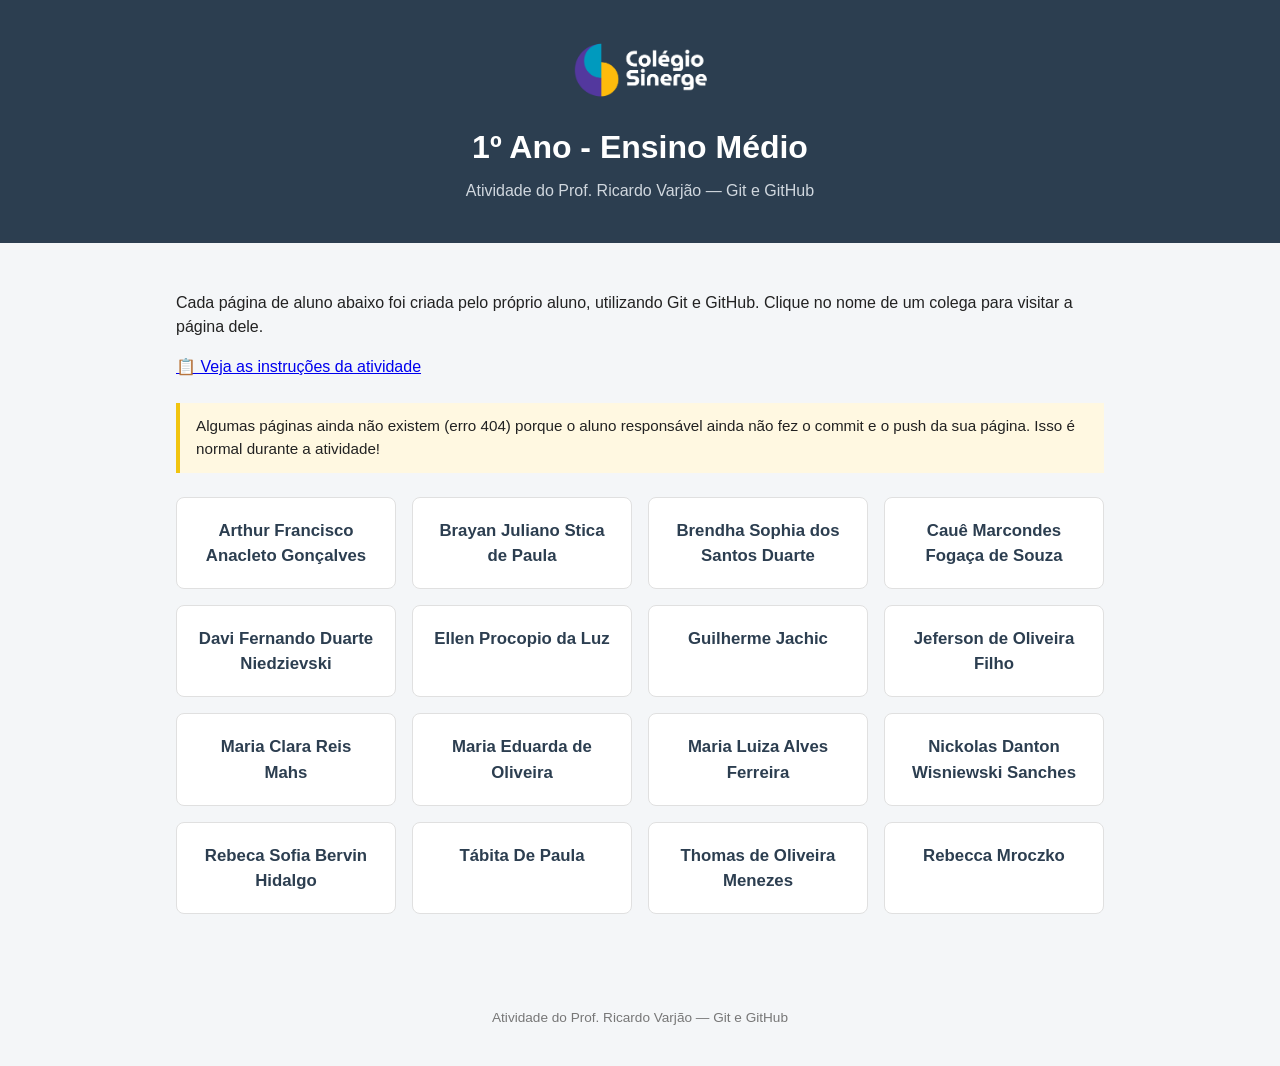
<file: index.html>
<!DOCTYPE html>
<html lang="pt-br">
<head>
  <meta charset="UTF-8" />
  <meta name="viewport" content="width=device-width, initial-scale=1.0" />
  <title>1º Ano - Ensino Médio</title>
  <link rel="stylesheet" href="style.css" />
</head>
<body>

  <header>
    <img src="assets/logo-sinerge.png" alt="Logo do Colégio Sinerge" class="logo-sinerge" />
    <h1>1º Ano - Ensino Médio</h1>
    <p>Atividade do Prof. Ricardo Varjão — Git e GitHub</p>
  </header>

  <main>
    <p>
      Cada página de aluno abaixo foi criada pelo próprio aluno, utilizando
      Git e GitHub. Clique no nome de um colega para visitar a página dele.
    </p>

    <p>
      <a href="instrucoes.html">📋 Veja as instruções da atividade</a>
    </p>

    <p class="aviso">
      Algumas páginas ainda não existem (erro 404) porque o aluno
      responsável ainda não fez o commit e o push da sua página. Isso é
      normal durante a atividade!
    </p>

    <!-- ==========================================================
         LISTA DE ALUNOS
         Para adicionar ou remover um aluno, edite apenas esta área.

         Cada aluno é um <li class="card-aluno"> com um link para o
         arquivo dele dentro da pasta "alunos/".

         O nome do arquivo (ex: alunos/arthur-goncalves.html) precisa
         ser IGUAL ao que está no atributo href abaixo.
         ========================================================== -->
    <ul class="grade-alunos">
      <li class="card-aluno"><a href="alunos/arthur-goncalves.html">Arthur Francisco Anacleto Gonçalves</a></li>
      <li class="card-aluno"><a href="alunos/brayan-paula.html">Brayan Juliano Stica de Paula</a></li>
      <li class="card-aluno"><a href="alunos/brendha-duarte.html">Brendha Sophia dos Santos Duarte</a></li>
      <li class="card-aluno"><a href="alunos/caue-souza.html">Cauê Marcondes Fogaça de Souza</a></li>
      <li class="card-aluno"><a href="alunos/davi-niedzievski.html">Davi Fernando Duarte Niedzievski</a></li>
      <li class="card-aluno"><a href="alunos/ellen-luz.html">Ellen Procopio da Luz</a></li>
      <li class="card-aluno"><a href="alunos/guilherme-jachic.html">Guilherme Jachic</a></li>
      <li class="card-aluno"><a href="alunos/jeferson-filho.html">Jeferson de Oliveira Filho</a></li>
      <li class="card-aluno"><a href="alunos/maria-clara-mahs.html">Maria Clara Reis Mahs</a></li>
      <li class="card-aluno"><a href="alunos/maria-eduarda-oliveira.html">Maria Eduarda de Oliveira</a></li>
      <li class="card-aluno"><a href="alunos/maria-luiza-ferreira.html">Maria Luiza Alves Ferreira</a></li>
      <li class="card-aluno"><a href="alunos/nickolas-sanches.html">Nickolas Danton Wisniewski Sanches</a></li>
      <li class="card-aluno"><a href="alunos/rebeca-hidalgo.html">Rebeca Sofia Bervin Hidalgo</a></li>
      <li class="card-aluno"><a href="alunos/tabita-paula.html">Tábita De Paula</a></li>
      <li class="card-aluno"><a href="alunos/thomas-menezes.html">Thomas de Oliveira Menezes</a></li>
      <li class="card-aluno"><a href="alunos/rebecca-mroczko.html">Rebecca Mroczko</a></li>
    </ul>
    <!-- FIM DA LISTA DE ALUNOS -->

  </main>

  <footer>
    <p>Atividade do Prof. Ricardo Varjão — Git e GitHub</p>
  </footer>

</body>
</html>
</file>
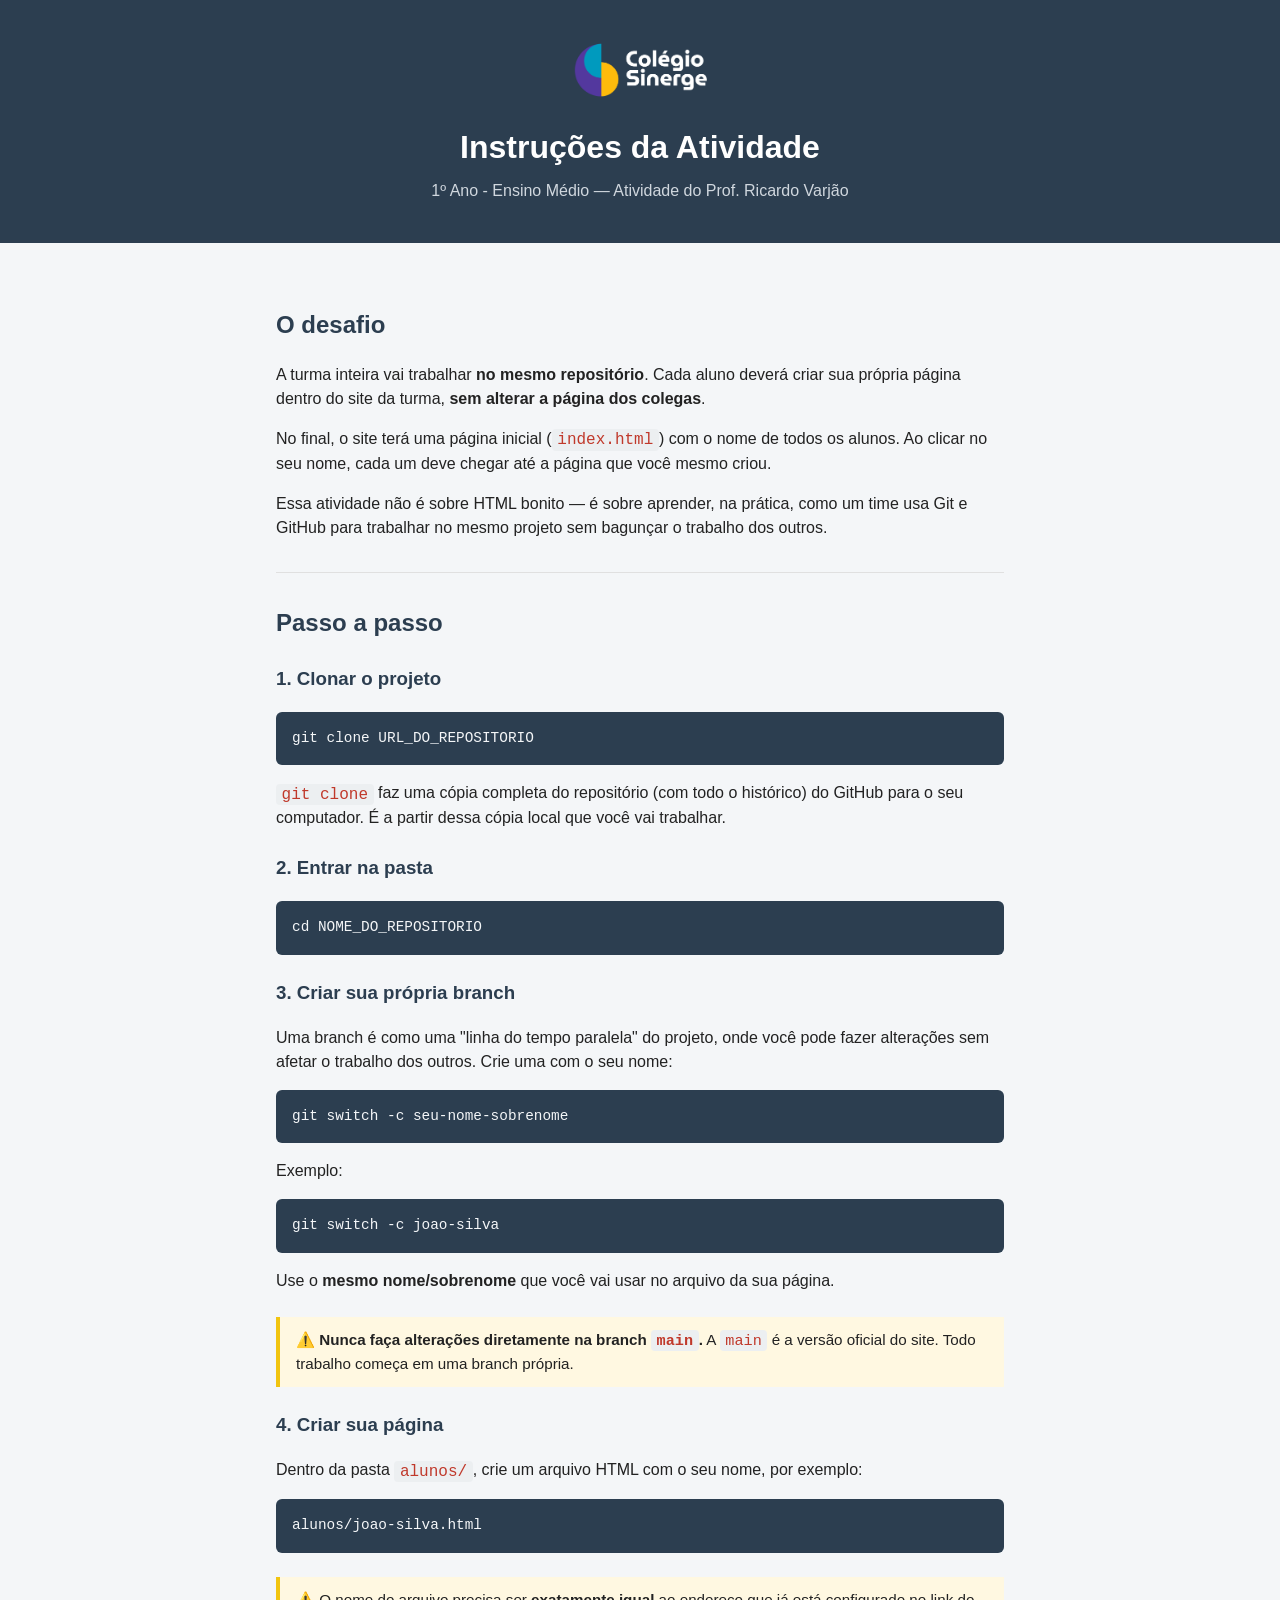
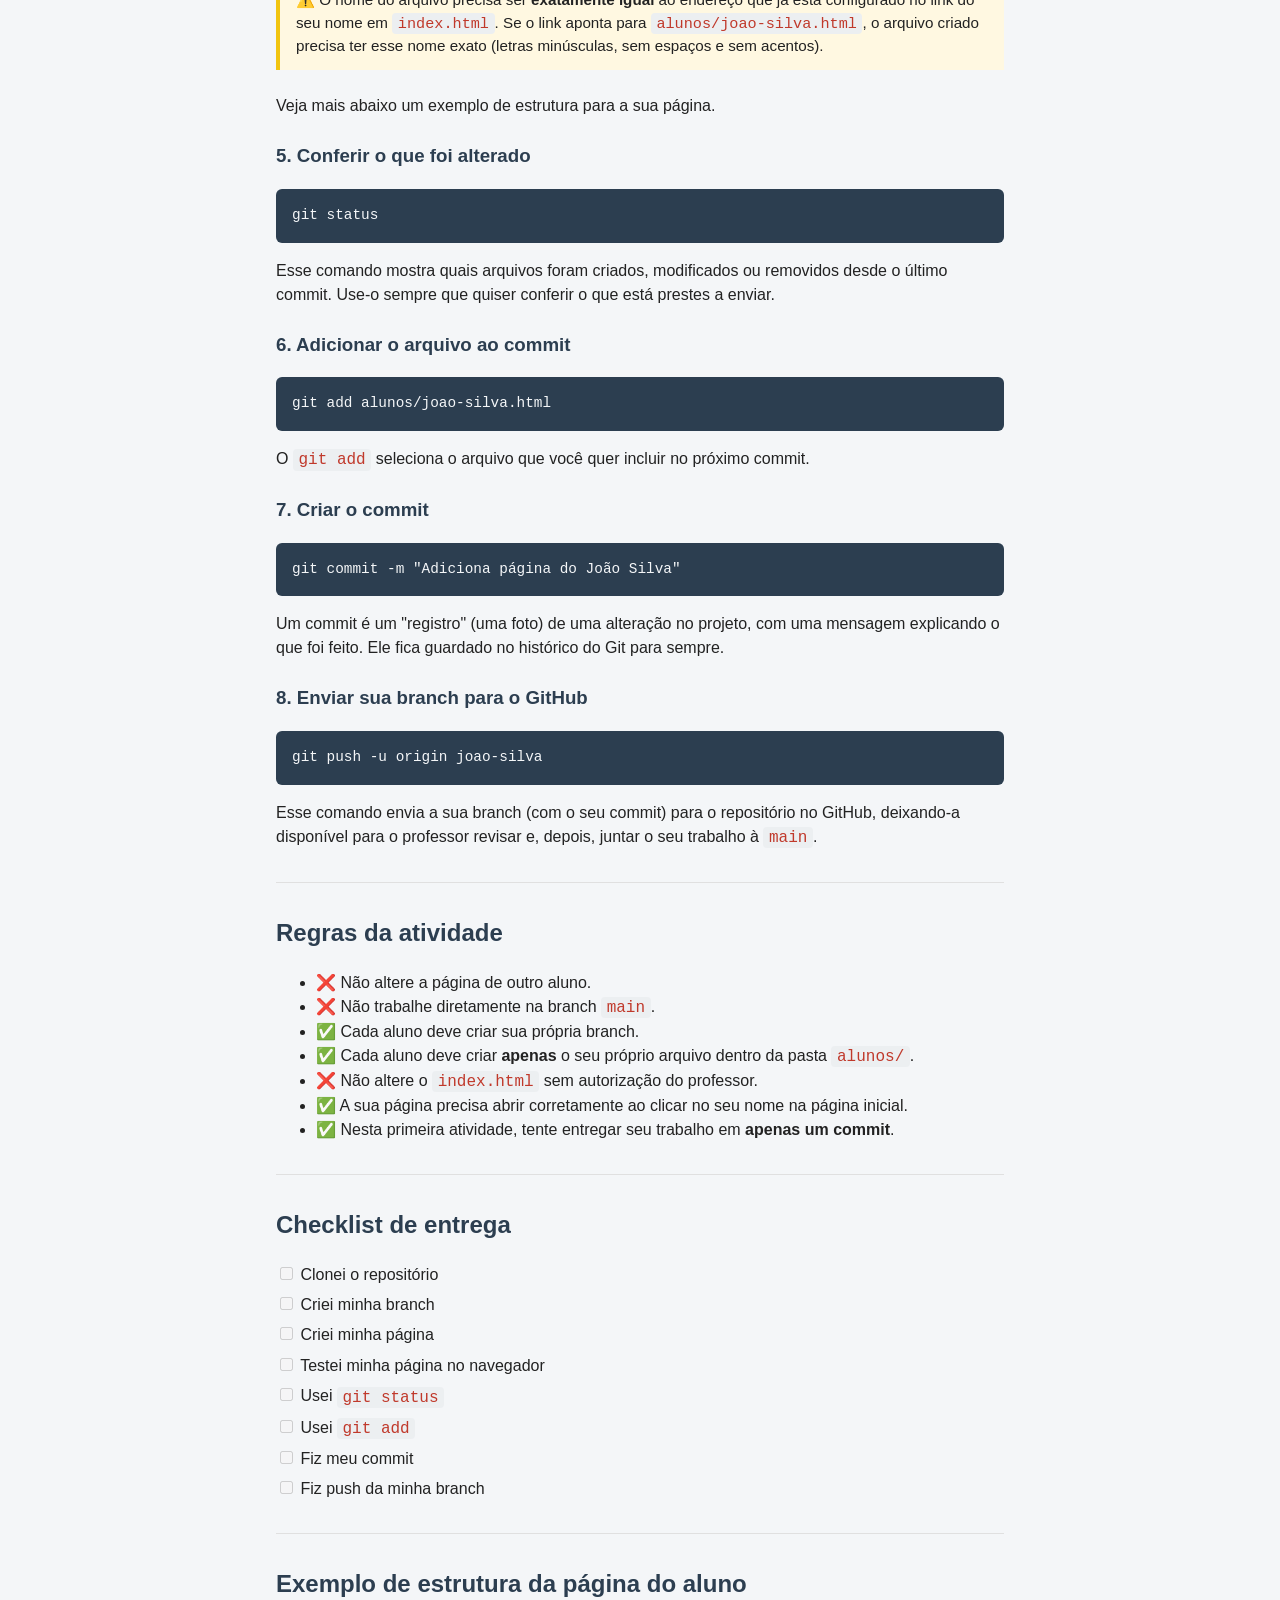
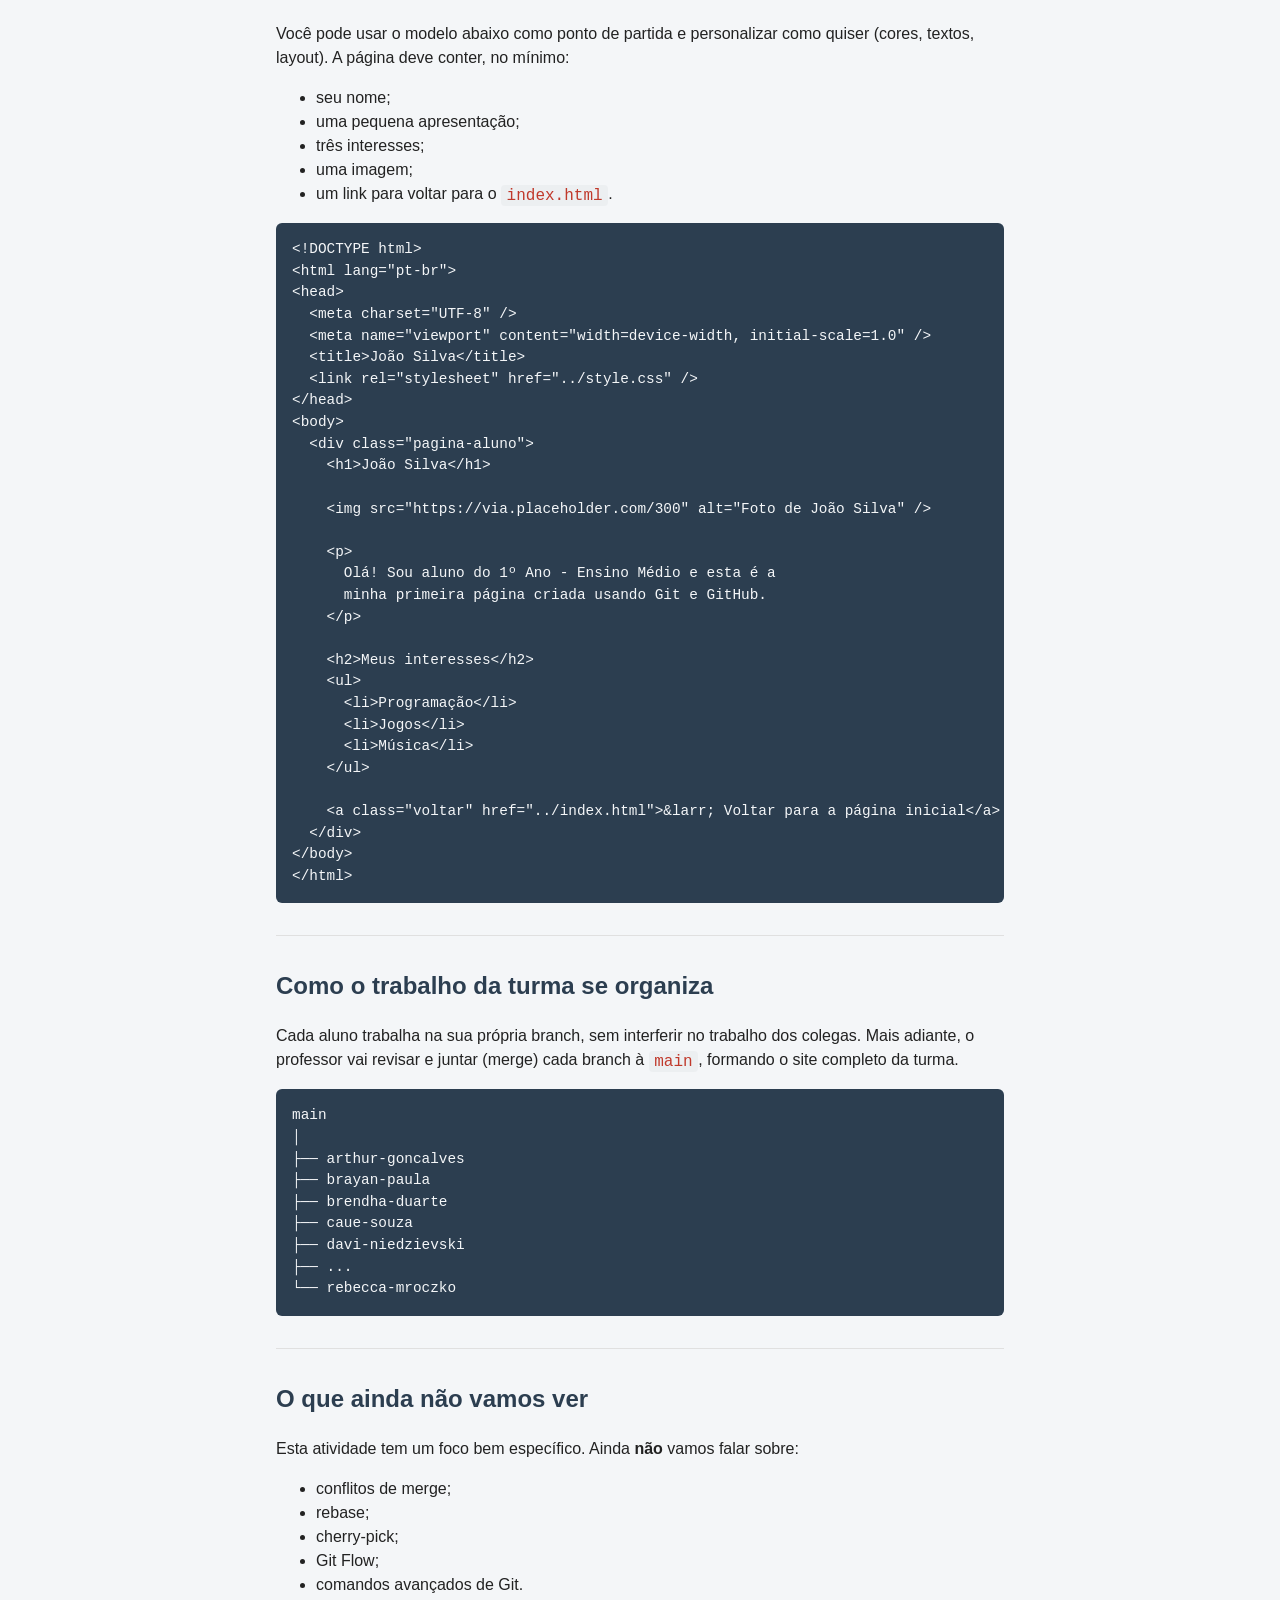
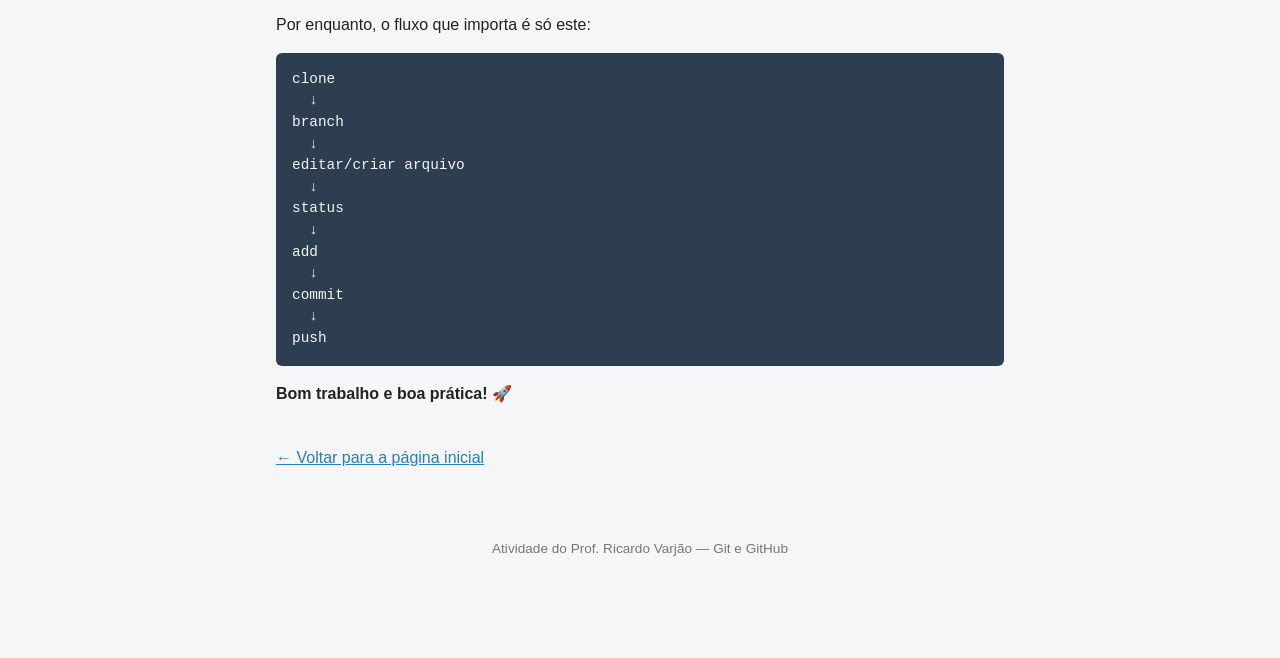
<file: instrucoes.html>
<!DOCTYPE html>
<html lang="pt-br">
<head>
  <meta charset="UTF-8" />
  <meta name="viewport" content="width=device-width, initial-scale=1.0" />
  <title>Instruções da Atividade — 1º Ano - Ensino Médio</title>
  <link rel="stylesheet" href="style.css" />
</head>
<body>

  <header>
    <img src="assets/logo-sinerge.png" alt="Logo do Colégio Sinerge" class="logo-sinerge" />
    <h1>Instruções da Atividade</h1>
    <p>1º Ano - Ensino Médio — Atividade do Prof. Ricardo Varjão</p>
  </header>

  <main class="pagina-instrucoes">

    <h2>O desafio</h2>
    <p>
      A turma inteira vai trabalhar <strong>no mesmo repositório</strong>.
      Cada aluno deverá criar sua própria página dentro do site da turma,
      <strong>sem alterar a página dos colegas</strong>.
    </p>
    <p>
      No final, o site terá uma página inicial (<code>index.html</code>) com
      o nome de todos os alunos. Ao clicar no seu nome, cada um deve chegar
      até a página que você mesmo criou.
    </p>
    <p>
      Essa atividade não é sobre HTML bonito — é sobre aprender, na prática,
      como um time usa Git e GitHub para trabalhar no mesmo projeto sem
      bagunçar o trabalho dos outros.
    </p>

    <hr />

    <h2>Passo a passo</h2>

    <h3>1. Clonar o projeto</h3>
    <pre><code>git clone URL_DO_REPOSITORIO</code></pre>
    <p>
      <code>git clone</code> faz uma cópia completa do repositório (com todo
      o histórico) do GitHub para o seu computador. É a partir dessa cópia
      local que você vai trabalhar.
    </p>

    <h3>2. Entrar na pasta</h3>
    <pre><code>cd NOME_DO_REPOSITORIO</code></pre>

    <h3>3. Criar sua própria branch</h3>
    <p>
      Uma branch é como uma "linha do tempo paralela" do projeto, onde você
      pode fazer alterações sem afetar o trabalho dos outros. Crie uma com o
      seu nome:
    </p>
    <pre><code>git switch -c seu-nome-sobrenome</code></pre>
    <p>Exemplo:</p>
    <pre><code>git switch -c joao-silva</code></pre>
    <p>Use o <strong>mesmo nome/sobrenome</strong> que você vai usar no arquivo da sua página.</p>
    <p class="aviso">
      ⚠️ <strong>Nunca faça alterações diretamente na branch <code>main</code>.</strong>
      A <code>main</code> é a versão oficial do site. Todo trabalho começa em
      uma branch própria.
    </p>

    <h3>4. Criar sua página</h3>
    <p>
      Dentro da pasta <code>alunos/</code>, crie um arquivo HTML com o seu
      nome, por exemplo:
    </p>
    <pre><code>alunos/joao-silva.html</code></pre>
    <p class="aviso">
      ⚠️ O nome do arquivo precisa ser <strong>exatamente igual</strong> ao
      endereço que já está configurado no link do seu nome em
      <code>index.html</code>. Se o link aponta para
      <code>alunos/joao-silva.html</code>, o arquivo criado precisa ter esse
      nome exato (letras minúsculas, sem espaços e sem acentos).
    </p>
    <p>Veja mais abaixo um exemplo de estrutura para a sua página.</p>

    <h3>5. Conferir o que foi alterado</h3>
    <pre><code>git status</code></pre>
    <p>
      Esse comando mostra quais arquivos foram criados, modificados ou
      removidos desde o último commit. Use-o sempre que quiser conferir o
      que está prestes a enviar.
    </p>

    <h3>6. Adicionar o arquivo ao commit</h3>
    <pre><code>git add alunos/joao-silva.html</code></pre>
    <p>O <code>git add</code> seleciona o arquivo que você quer incluir no próximo commit.</p>

    <h3>7. Criar o commit</h3>
    <pre><code>git commit -m "Adiciona página do João Silva"</code></pre>
    <p>
      Um commit é um "registro" (uma foto) de uma alteração no projeto, com
      uma mensagem explicando o que foi feito. Ele fica guardado no
      histórico do Git para sempre.
    </p>

    <h3>8. Enviar sua branch para o GitHub</h3>
    <pre><code>git push -u origin joao-silva</code></pre>
    <p>
      Esse comando envia a sua branch (com o seu commit) para o repositório
      no GitHub, deixando-a disponível para o professor revisar e, depois,
      juntar o seu trabalho à <code>main</code>.
    </p>

    <hr />

    <h2>Regras da atividade</h2>
    <ul>
      <li>❌ Não altere a página de outro aluno.</li>
      <li>❌ Não trabalhe diretamente na branch <code>main</code>.</li>
      <li>✅ Cada aluno deve criar sua própria branch.</li>
      <li>✅ Cada aluno deve criar <strong>apenas</strong> o seu próprio arquivo dentro da pasta <code>alunos/</code>.</li>
      <li>❌ Não altere o <code>index.html</code> sem autorização do professor.</li>
      <li>✅ A sua página precisa abrir corretamente ao clicar no seu nome na página inicial.</li>
      <li>✅ Nesta primeira atividade, tente entregar seu trabalho em <strong>apenas um commit</strong>.</li>
    </ul>

    <hr />

    <h2>Checklist de entrega</h2>
    <ul class="checklist">
      <li><input type="checkbox" disabled /> Clonei o repositório</li>
      <li><input type="checkbox" disabled /> Criei minha branch</li>
      <li><input type="checkbox" disabled /> Criei minha página</li>
      <li><input type="checkbox" disabled /> Testei minha página no navegador</li>
      <li><input type="checkbox" disabled /> Usei <code>git status</code></li>
      <li><input type="checkbox" disabled /> Usei <code>git add</code></li>
      <li><input type="checkbox" disabled /> Fiz meu commit</li>
      <li><input type="checkbox" disabled /> Fiz push da minha branch</li>
    </ul>

    <hr />

    <h2>Exemplo de estrutura da página do aluno</h2>
    <p>
      Você pode usar o modelo abaixo como ponto de partida e personalizar
      como quiser (cores, textos, layout). A página deve conter, no mínimo:
    </p>
    <ul>
      <li>seu nome;</li>
      <li>uma pequena apresentação;</li>
      <li>três interesses;</li>
      <li>uma imagem;</li>
      <li>um link para voltar para o <code>index.html</code>.</li>
    </ul>

    <pre><code>&lt;!DOCTYPE html&gt;
&lt;html lang="pt-br"&gt;
&lt;head&gt;
  &lt;meta charset="UTF-8" /&gt;
  &lt;meta name="viewport" content="width=device-width, initial-scale=1.0" /&gt;
  &lt;title&gt;João Silva&lt;/title&gt;
  &lt;link rel="stylesheet" href="../style.css" /&gt;
&lt;/head&gt;
&lt;body&gt;
  &lt;div class="pagina-aluno"&gt;
    &lt;h1&gt;João Silva&lt;/h1&gt;

    &lt;img src="https://via.placeholder.com/300" alt="Foto de João Silva" /&gt;

    &lt;p&gt;
      Olá! Sou aluno do 1º Ano - Ensino Médio e esta é a
      minha primeira página criada usando Git e GitHub.
    &lt;/p&gt;

    &lt;h2&gt;Meus interesses&lt;/h2&gt;
    &lt;ul&gt;
      &lt;li&gt;Programação&lt;/li&gt;
      &lt;li&gt;Jogos&lt;/li&gt;
      &lt;li&gt;Música&lt;/li&gt;
    &lt;/ul&gt;

    &lt;a class="voltar" href="../index.html"&gt;&amp;larr; Voltar para a página inicial&lt;/a&gt;
  &lt;/div&gt;
&lt;/body&gt;
&lt;/html&gt;</code></pre>

    <hr />

    <h2>Como o trabalho da turma se organiza</h2>
    <p>
      Cada aluno trabalha na sua própria branch, sem interferir no trabalho
      dos colegas. Mais adiante, o professor vai revisar e juntar (merge)
      cada branch à <code>main</code>, formando o site completo da turma.
    </p>
    <pre><code>main
│
├── arthur-goncalves
├── brayan-paula
├── brendha-duarte
├── caue-souza
├── davi-niedzievski
├── ...
└── rebecca-mroczko</code></pre>

    <hr />

    <h2>O que ainda não vamos ver</h2>
    <p>Esta atividade tem um foco bem específico. Ainda <strong>não</strong> vamos falar sobre:</p>
    <ul>
      <li>conflitos de merge;</li>
      <li>rebase;</li>
      <li>cherry-pick;</li>
      <li>Git Flow;</li>
      <li>comandos avançados de Git.</li>
    </ul>
    <p>Por enquanto, o fluxo que importa é só este:</p>
    <pre><code>clone
  ↓
branch
  ↓
editar/criar arquivo
  ↓
status
  ↓
add
  ↓
commit
  ↓
push</code></pre>

    <p><strong>Bom trabalho e boa prática! 🚀</strong></p>

    <a class="voltar" href="index.html">&larr; Voltar para a página inicial</a>

  </main>

  <footer>
    <p>Atividade do Prof. Ricardo Varjão — Git e GitHub</p>
  </footer>

</body>
</html>
</file>
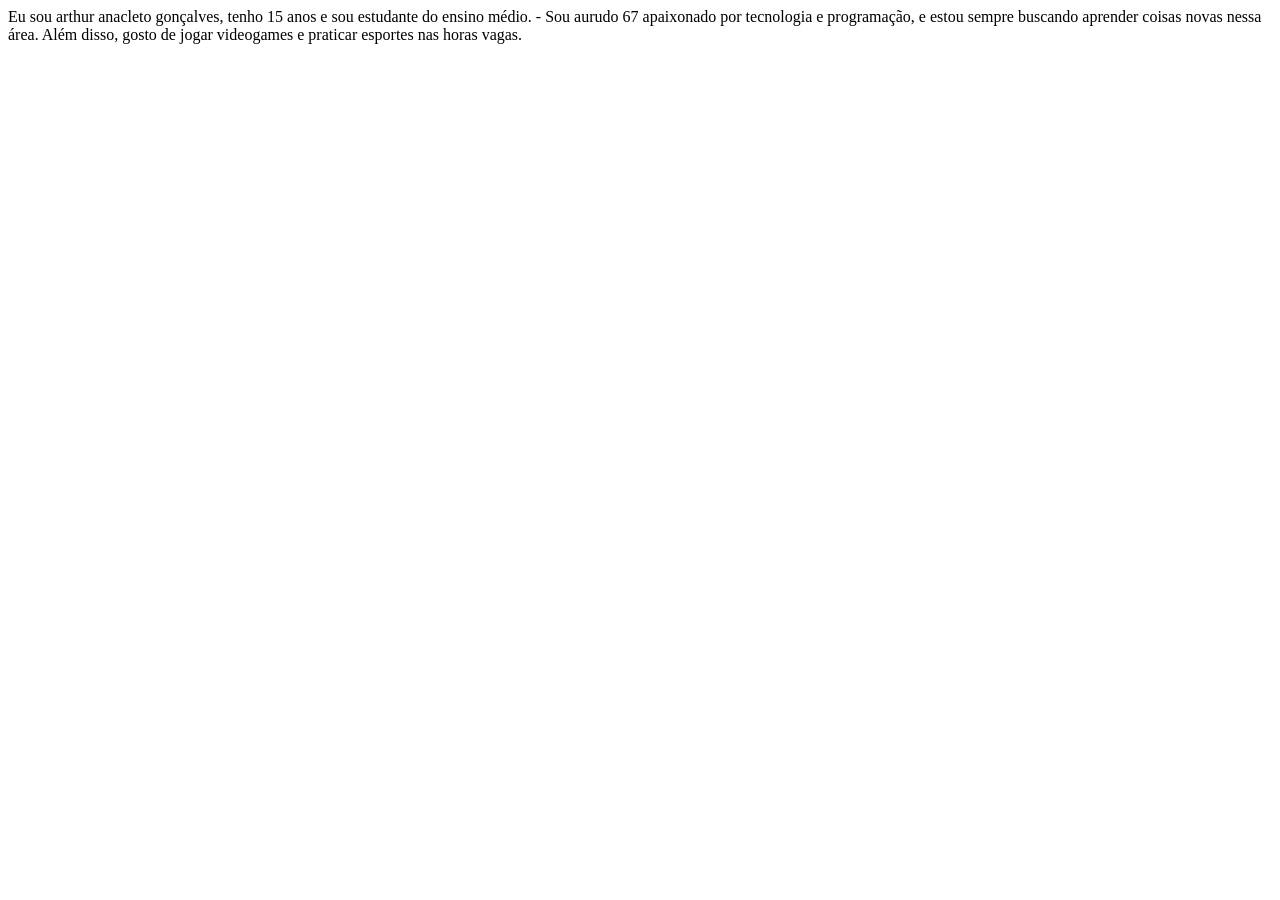
<file: alunos/arthur-goncalves.html>
<!DOCTYPE html>
<html lang="en">
<head>
    <meta charset="UTF-8">
    <meta name="viewport" content="width=device-width, initial-scale=1.0">
    <title>Document</title>
</head>
<body>
    Eu sou arthur anacleto gonçalves, tenho 15 anos e sou estudante do ensino médio.
  -  Sou aurudo 67 apaixonado por tecnologia e programação, e estou sempre 
    buscando aprender coisas novas nessa área. Além disso, gosto de jogar 
    videogames e praticar esportes nas horas vagas.
</body>
</html>
</file>
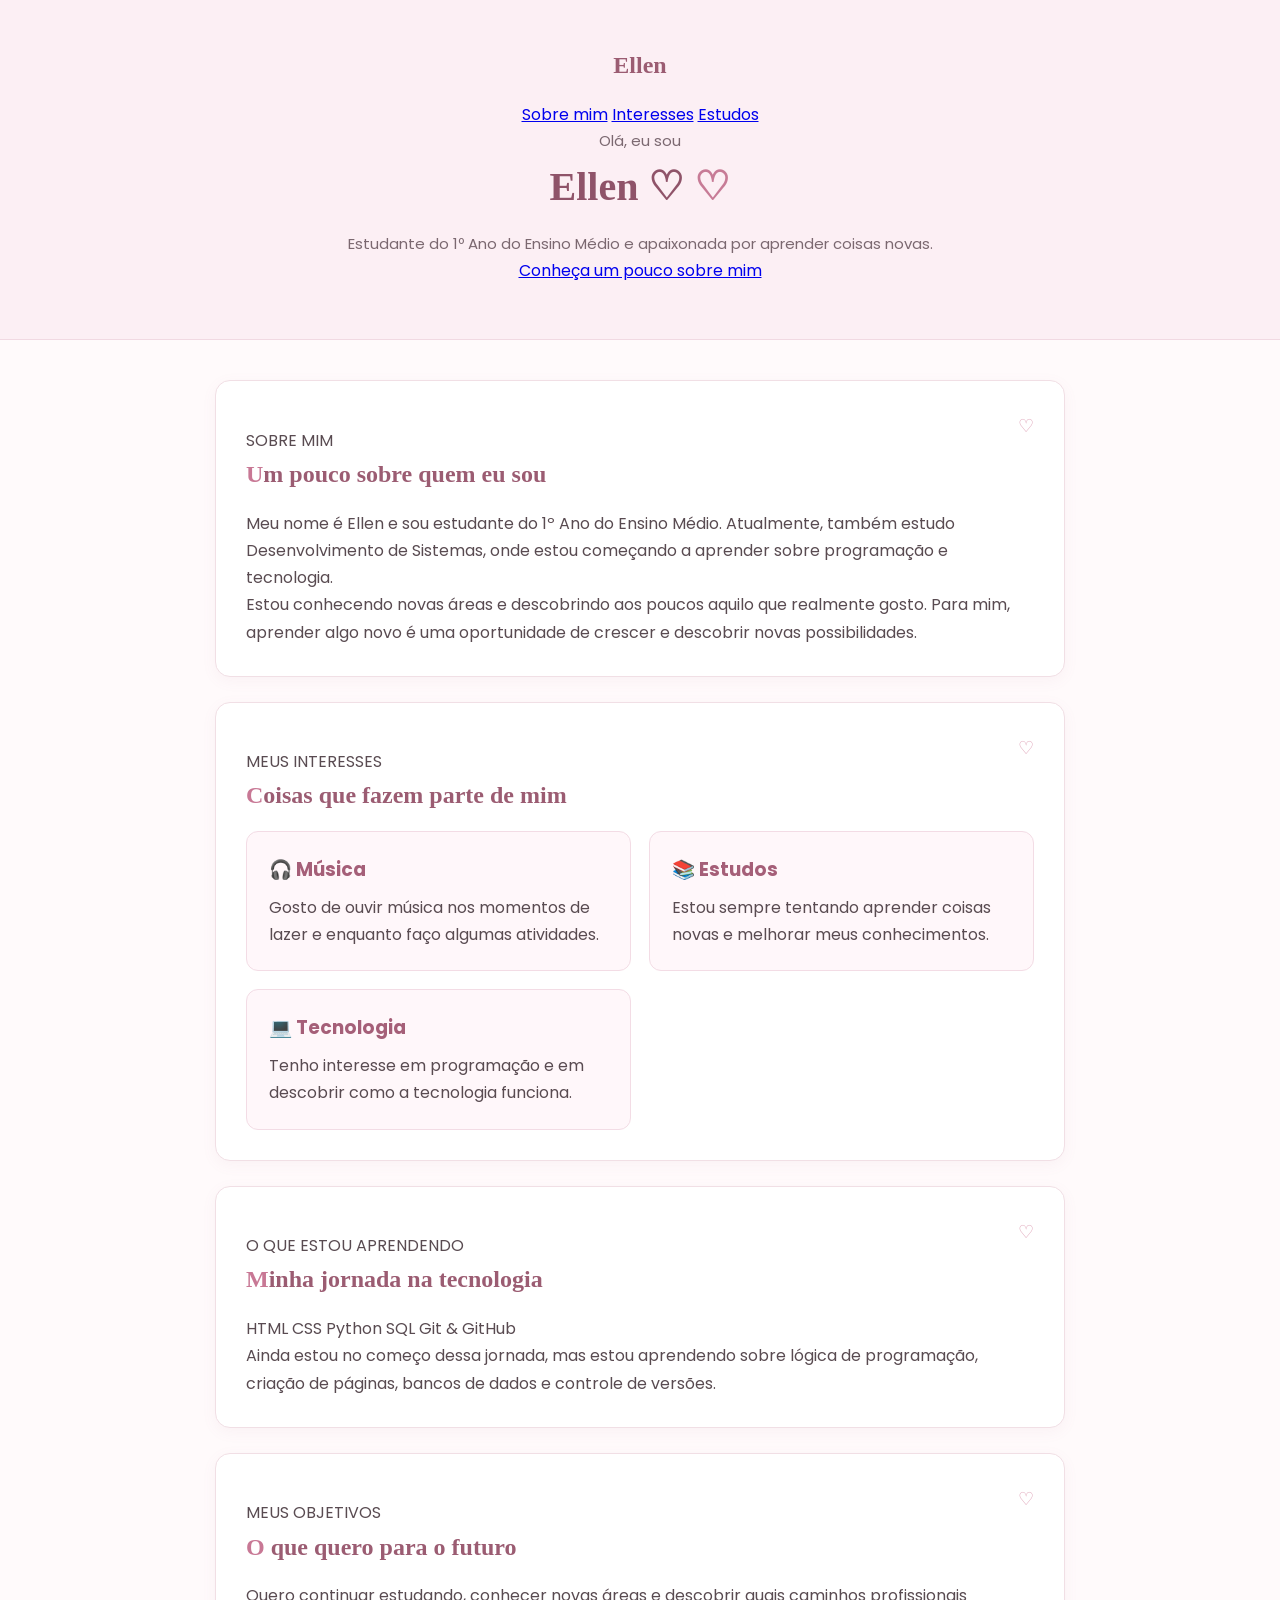
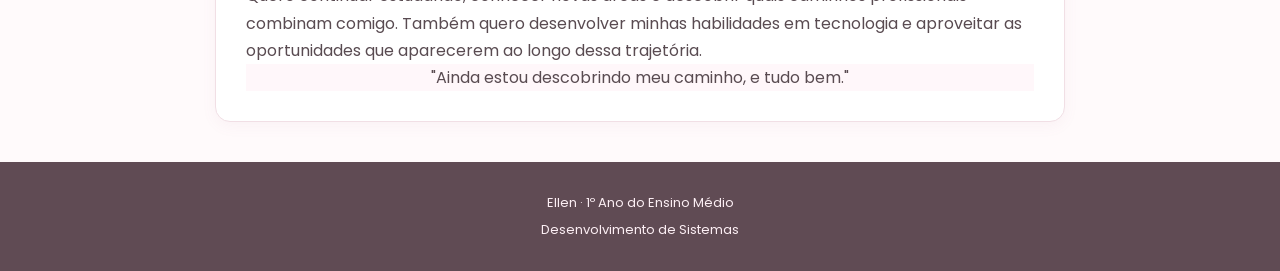
<file: alunos/ellen-luz.html>
<!DOCTYPE html>
<html lang="pt-BR">

<head>
    <meta charset="UTF-8">
    <meta name="viewport" content="width=device-width, initial-scale=1.0">

    <title>Sobre mim | Ellen</title>

    <link rel="stylesheet" href="style.css">

    <link href="https://fonts.googleapis.com/css2?family=DM+Serif+Display&family=Poppins:wght@300;400;500;600&display=swap" rel="stylesheet">
</head>

<body>

    <header>
        <nav>
            <h2>Ellen</h2>

            <div>
                <a href="#sobre">Sobre mim</a>
                <a href="#interesses">Interesses</a>
                <a href="#estudos">Estudos</a>
            </div>
        </nav>

        <div class="inicio">

            <div class="apresentacao">
                <p class="pequeno">Olá, eu sou</p>

                <h1>Ellen <span>♡</span></h1>

                <p>
                    Estudante do 1º Ano do Ensino Médio e apaixonada
                    por aprender coisas novas.
                </p>

                <a href="#sobre" class="botao">Conheça um pouco sobre mim</a>
            </div>

            
            

        </div>
    </header>


    <main>

        <section id="sobre">

            <p class="titulo">SOBRE MIM</p>

            <h2>Um pouco sobre quem eu sou</h2>

            <p>
                Meu nome é Ellen e sou estudante do 1º Ano do Ensino Médio.
                Atualmente, também estudo Desenvolvimento de Sistemas,
                onde estou começando a aprender sobre programação e tecnologia.
            </p>

            <p>
                Estou conhecendo novas áreas e descobrindo aos poucos
                aquilo que realmente gosto. Para mim, aprender algo novo
                é uma oportunidade de crescer e descobrir novas possibilidades.
            </p>

        </section>


        <section id="interesses">

            <p class="titulo">MEUS INTERESSES</p>

            <h2>Coisas que fazem parte de mim</h2>

            <div class="cards">

                <div class="card">
                    <h3>🎧 Música</h3>
                    <p>
                        Gosto de ouvir música nos momentos de lazer
                        e enquanto faço algumas atividades.
                    </p>
                </div>

                <div class="card">
                    <h3>📚 Estudos</h3>
                    <p>
                        Estou sempre tentando aprender coisas novas
                        e melhorar meus conhecimentos.
                    </p>
                </div>

                <div class="card">
                    <h3>💻 Tecnologia</h3>
                    <p>
                        Tenho interesse em programação e em descobrir
                        como a tecnologia funciona.
                    </p>
                </div>

            </div>

        </section>


        <section id="estudos">

            <p class="titulo">O QUE ESTOU APRENDENDO</p>

            <h2>Minha jornada na tecnologia</h2>

            <div class="linguagens">

                <span>HTML</span>
                <span>CSS</span>
                <span>Python</span>
                <span>SQL</span>
                <span>Git & GitHub</span>

            </div>

            <p>
                Ainda estou no começo dessa jornada, mas estou aprendendo
                sobre lógica de programação, criação de páginas,
                bancos de dados e controle de versões.
            </p>

        </section>


        <section class="objetivo">

            <p class="titulo">MEUS OBJETIVOS</p>

            <h2>O que quero para o futuro</h2>

            <p>
                Quero continuar estudando, conhecer novas áreas e descobrir
                quais caminhos profissionais combinam comigo.
                Também quero desenvolver minhas habilidades em tecnologia
                e aproveitar as oportunidades que aparecerem ao longo
                dessa trajetória.
            </p>

            <div class="frase">
                "Ainda estou descobrindo meu caminho, e tudo bem."
            </div>

        </section>

    </main>


    <footer>
        <p>Ellen · 1º Ano do Ensino Médio</p>
        <p>Desenvolvimento de Sistemas</p>
    </footer>

</body>

</html>
</file>
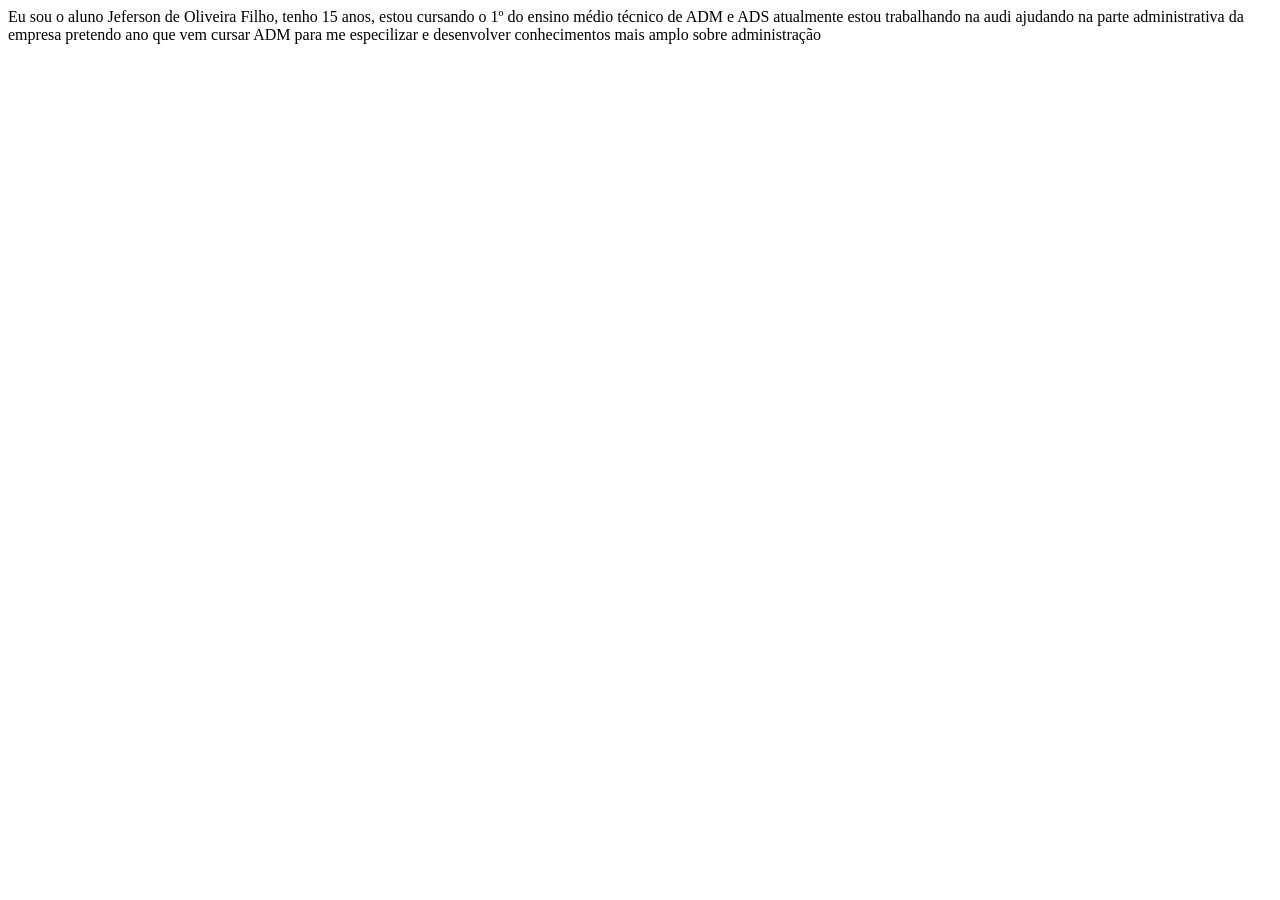
<file: alunos/jeferson-filho.html>
<!DOCTYPE html>
<html lang="en">
<head>
    <meta charset="UTF-8">
    <meta name="viewport" content="width=device-width, initial-scale=1.0">
    <title>Document</title>
</head>
<body>
    Eu sou o aluno Jeferson de Oliveira Filho, tenho 15 anos, estou cursando o 1º do ensino médio técnico de ADM e ADS
    atualmente estou trabalhando na audi ajudando na parte administrativa da empresa
    pretendo ano que vem cursar ADM para me especilizar e desenvolver conhecimentos mais amplo sobre administração
</body>
</html>
</file>
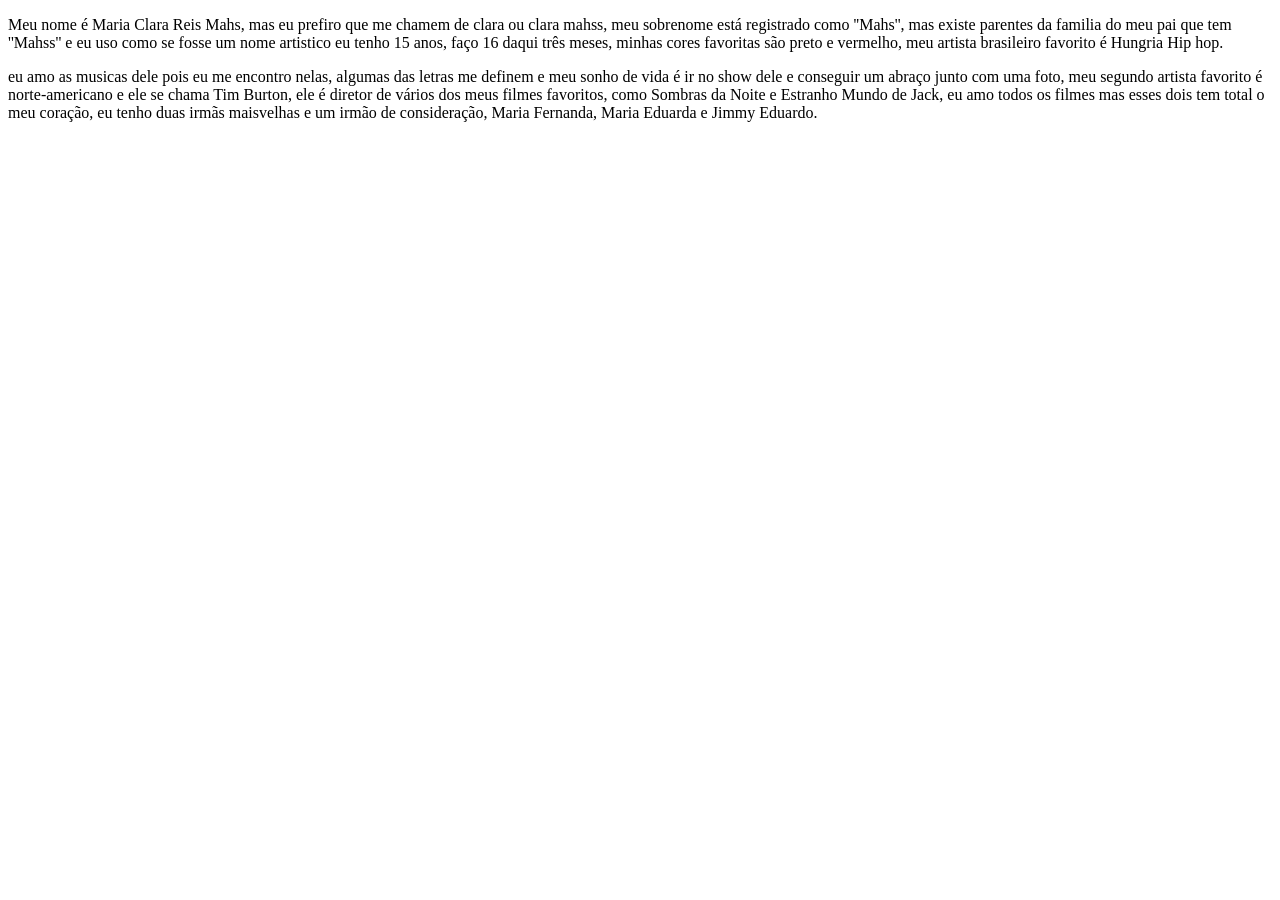
<file: alunos/maria-clara-mahs.html>
<!DOCTYPE html>
<html lang="pt-br">
<head>
    <meta charset="UTF-8">
    <meta name="viewport" content="width=device-width, initial-scale=1.0">
    <title>Document</title>
</head>
<body>
    <p>
    Meu nome é Maria Clara Reis Mahs, mas eu prefiro que me chamem de clara ou
    clara mahss, meu sobrenome está registrado como ''Mahs'', mas existe parentes
    da familia do meu pai que tem ''Mahss'' e eu uso como se fosse um nome artistico
    eu tenho 15 anos, faço 16 daqui três meses, minhas cores favoritas são preto
    e vermelho, meu artista brasileiro favorito é Hungria Hip hop.
    </p>
    <p>
        
    </p>
 eu amo as musicas
    dele pois eu me encontro nelas, algumas das letras me definem e meu sonho de
    vida é ir no show dele e conseguir um abraço junto com uma foto, 
    meu segundo artista favorito é norte-americano e ele se chama Tim Burton, ele é
    diretor de vários dos meus filmes favoritos, como Sombras da Noite e Estranho Mundo de Jack, 
    eu amo todos os filmes mas esses dois tem total o meu coração, eu tenho duas irmãs
    maisvelhas e um irmão de consideração, Maria Fernanda, Maria Eduarda e Jimmy Eduardo.

</body>
</html>
</file>
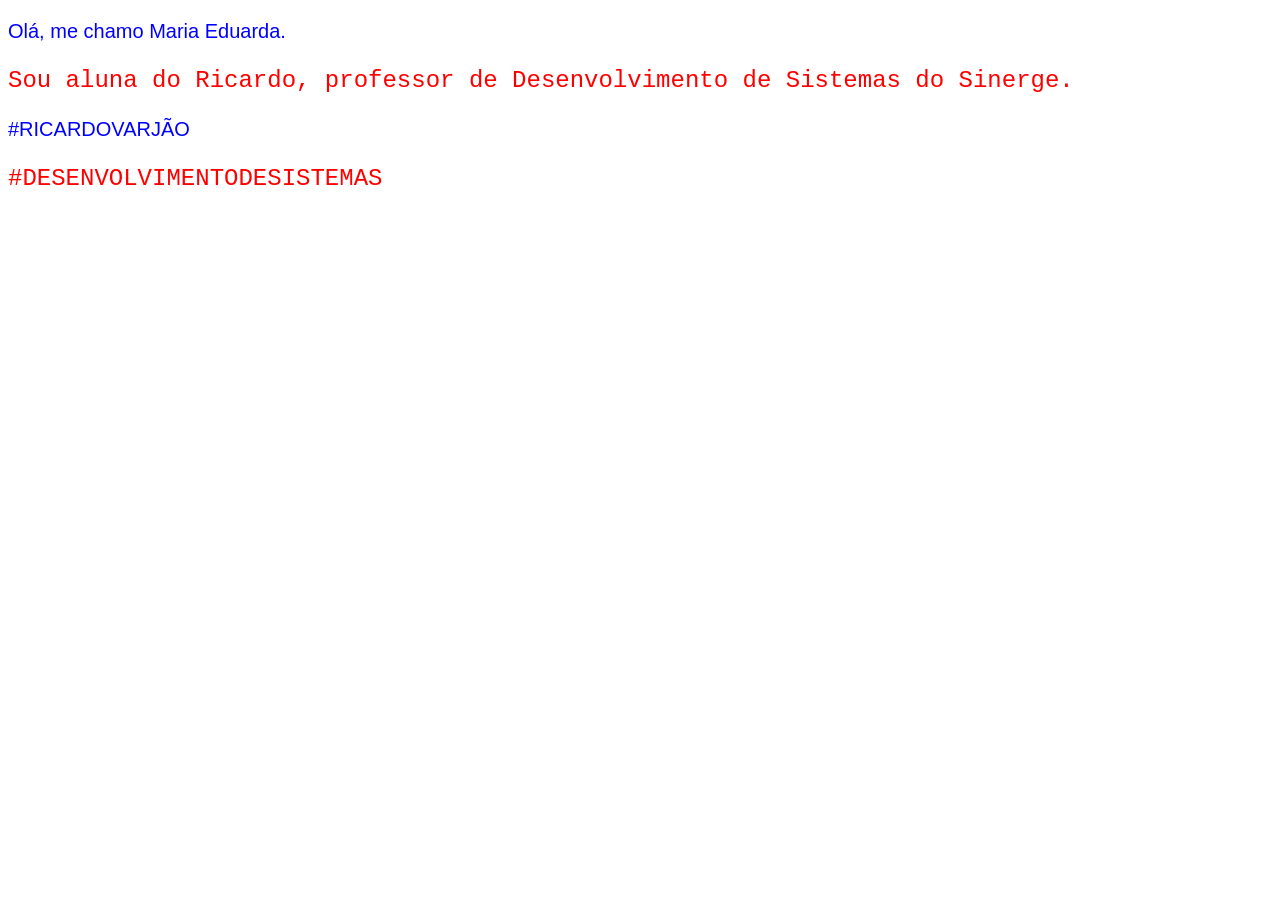
<file: alunos/maria-eduarda-oliveira.html>
<!DOCTYPE html>
<html lang="en">
<head>
    <meta charset="UTF-8">
    <meta name="viewport" content="width=device-width, initial-scale=1.0">
    <title>Document</title>
    <style>
.texto-azul {
font-family: Arial, sans-serif;
font-size: 20px;
color: blue;
}
.texto-vermelho {
font-family: Courier, monospace;
font-size: 24px;
color: red;
}
</style>
</head>
<body>

   <p class="texto-azul"> Olá, me chamo Maria Eduarda.</p>
   <p class="texto-vermelho"> Sou aluna do Ricardo, professor de Desenvolvimento de Sistemas do Sinerge. 
   <p class="texto-azul"> #RICARDOVARJÃO</p>
   <P class="texto-vermelho"> #DESENVOLVIMENTODESISTEMAS</P>
</body>
</html>
</file>
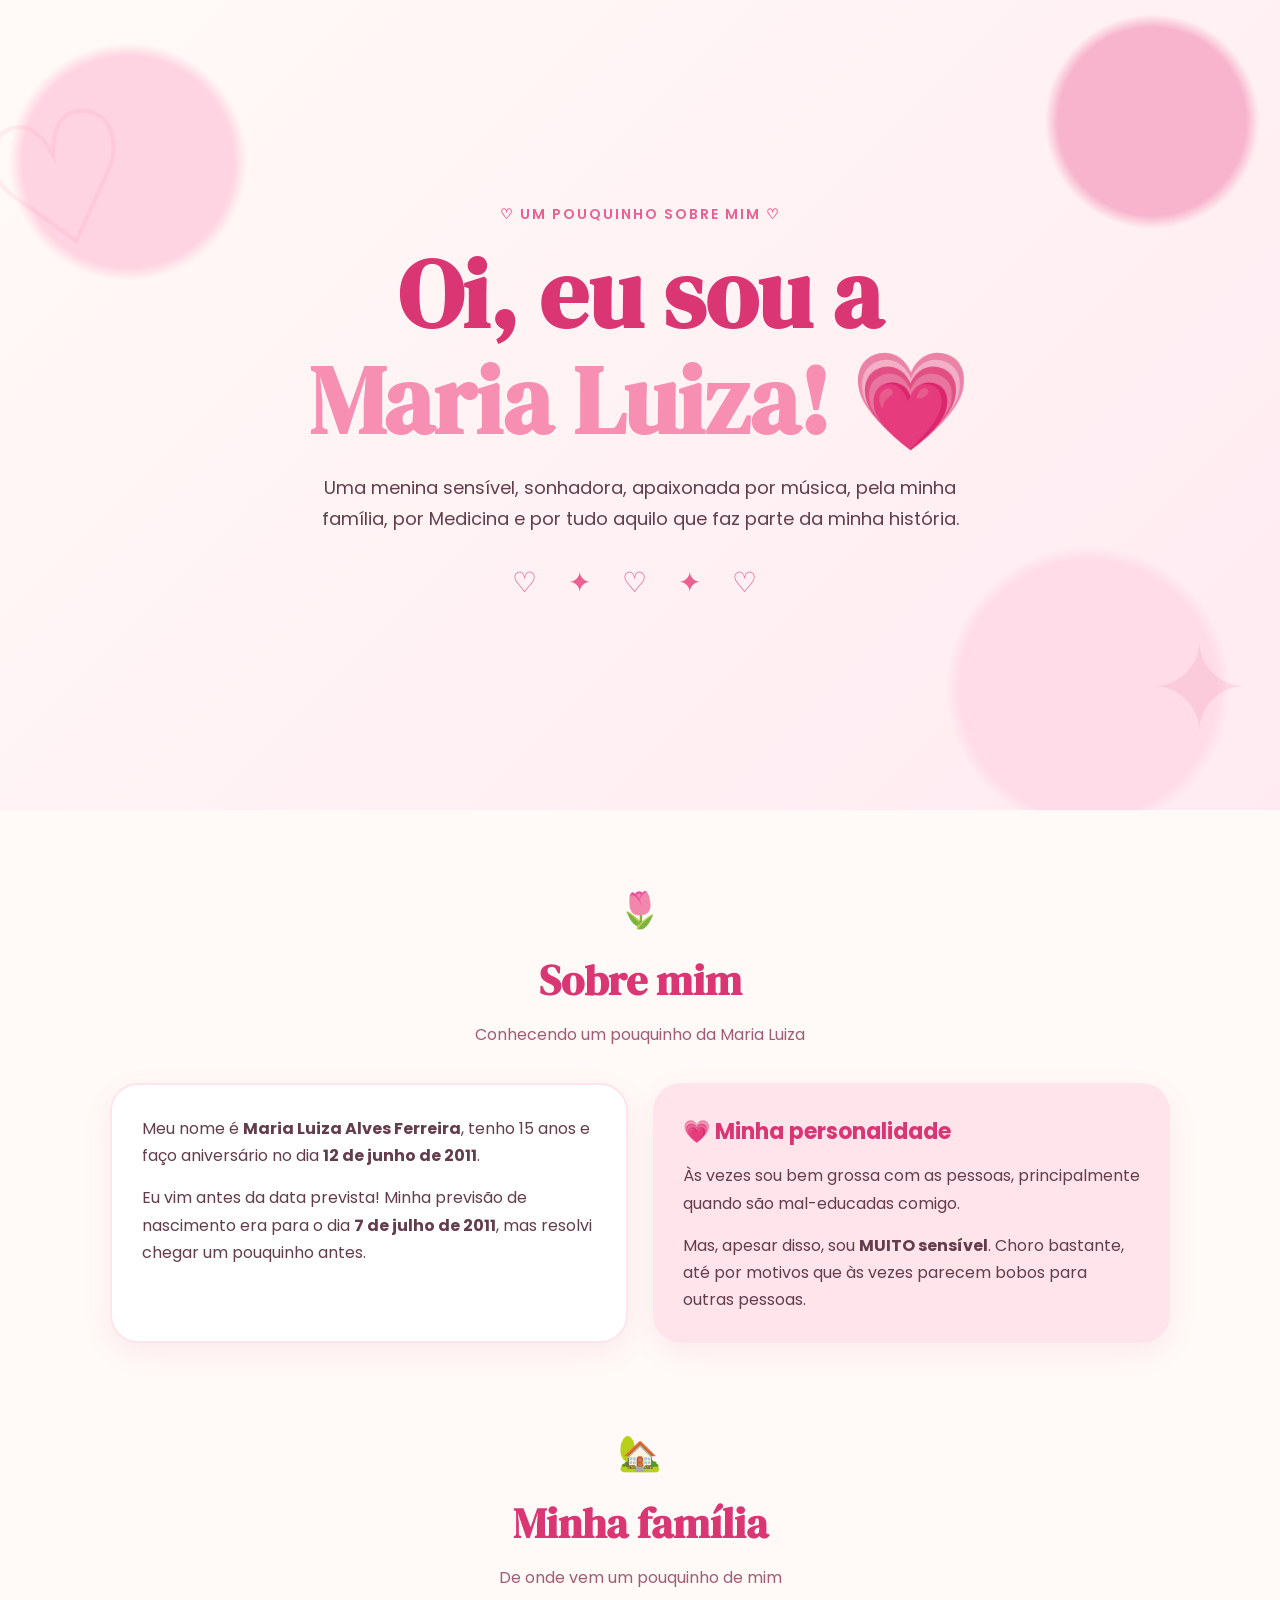
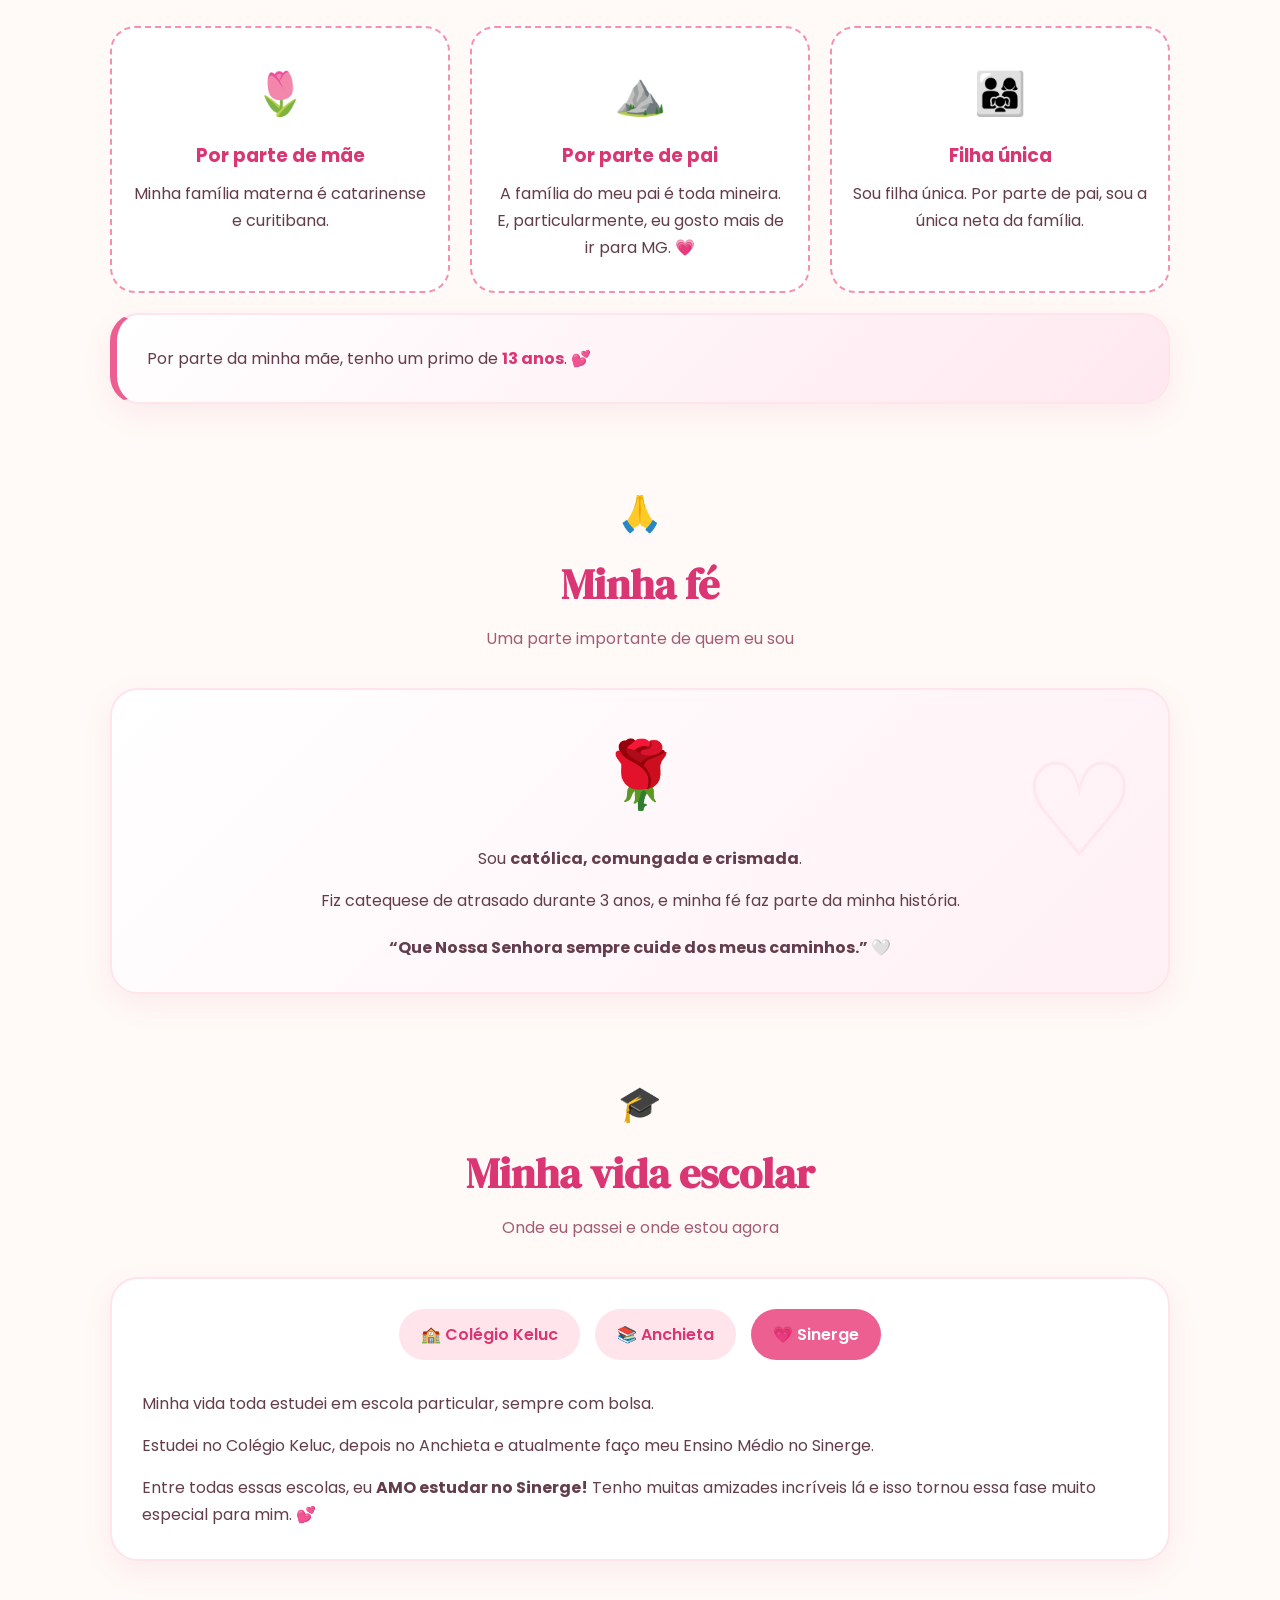
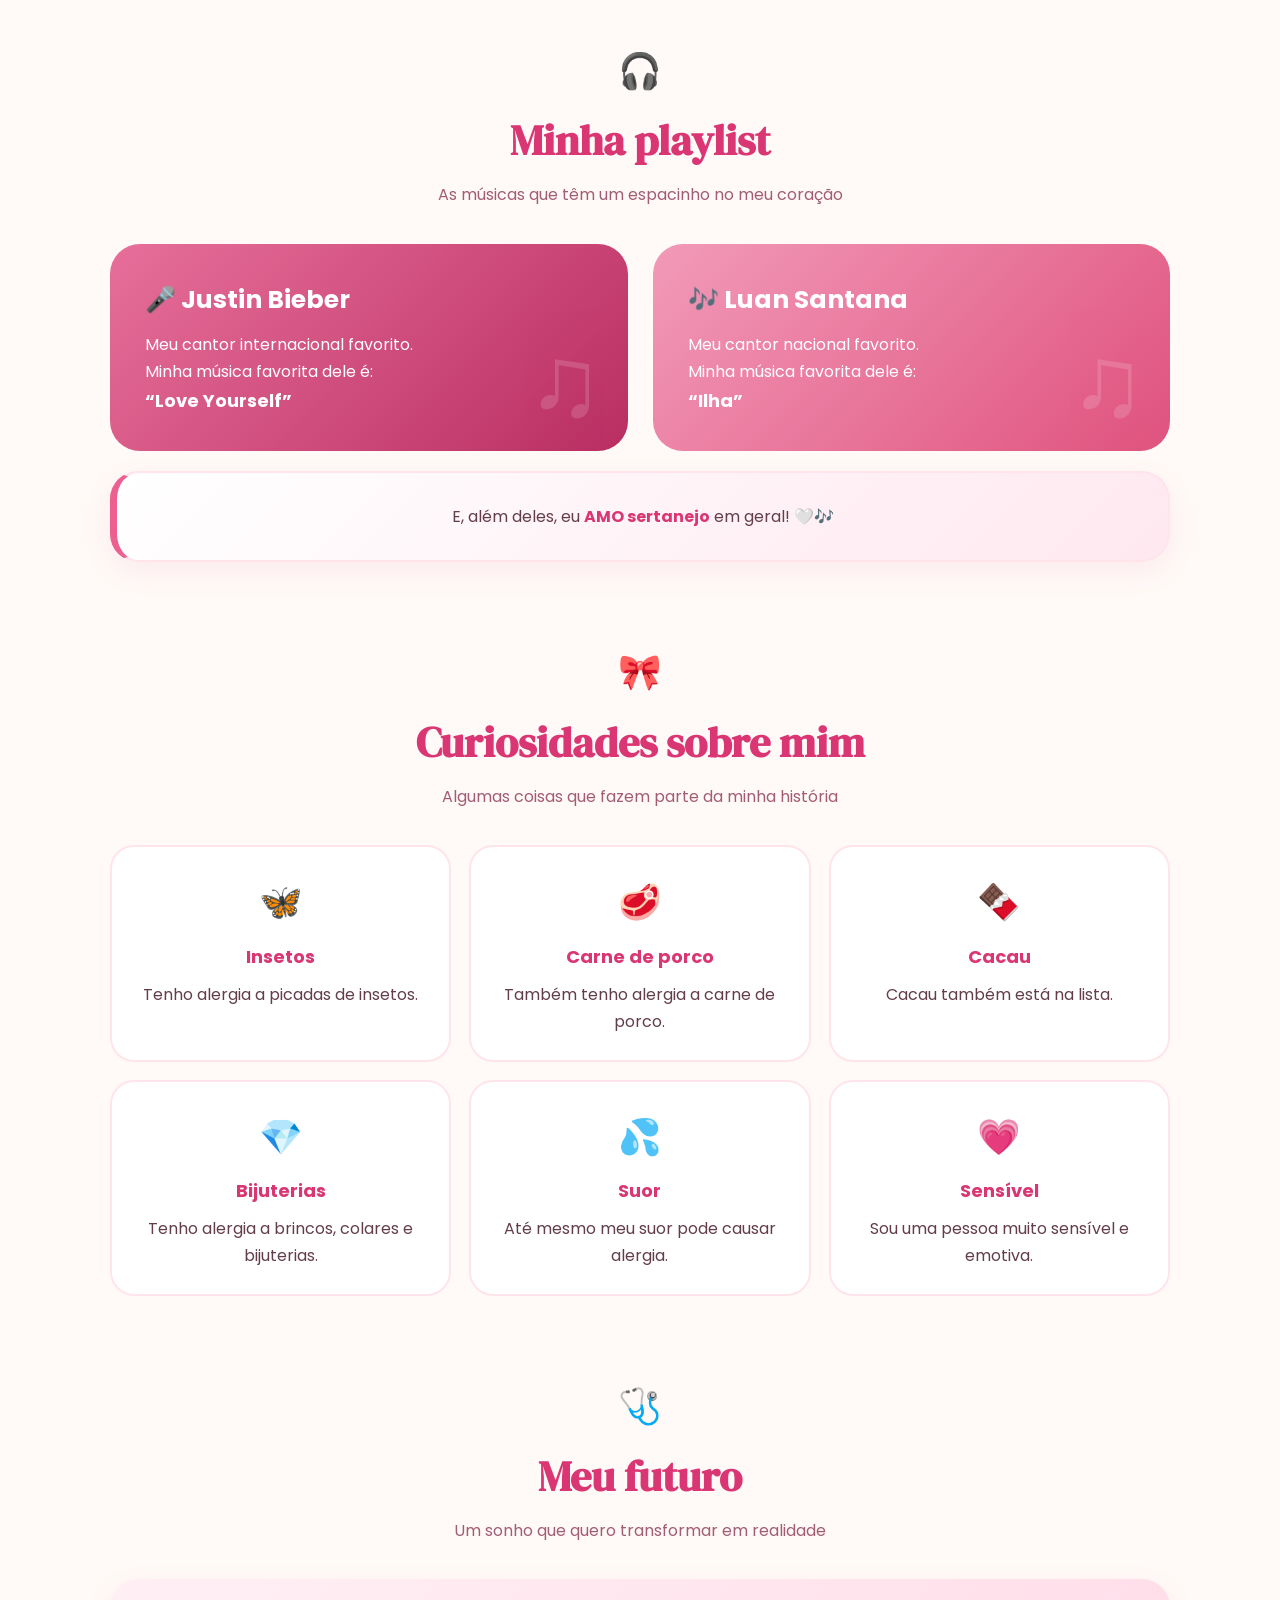
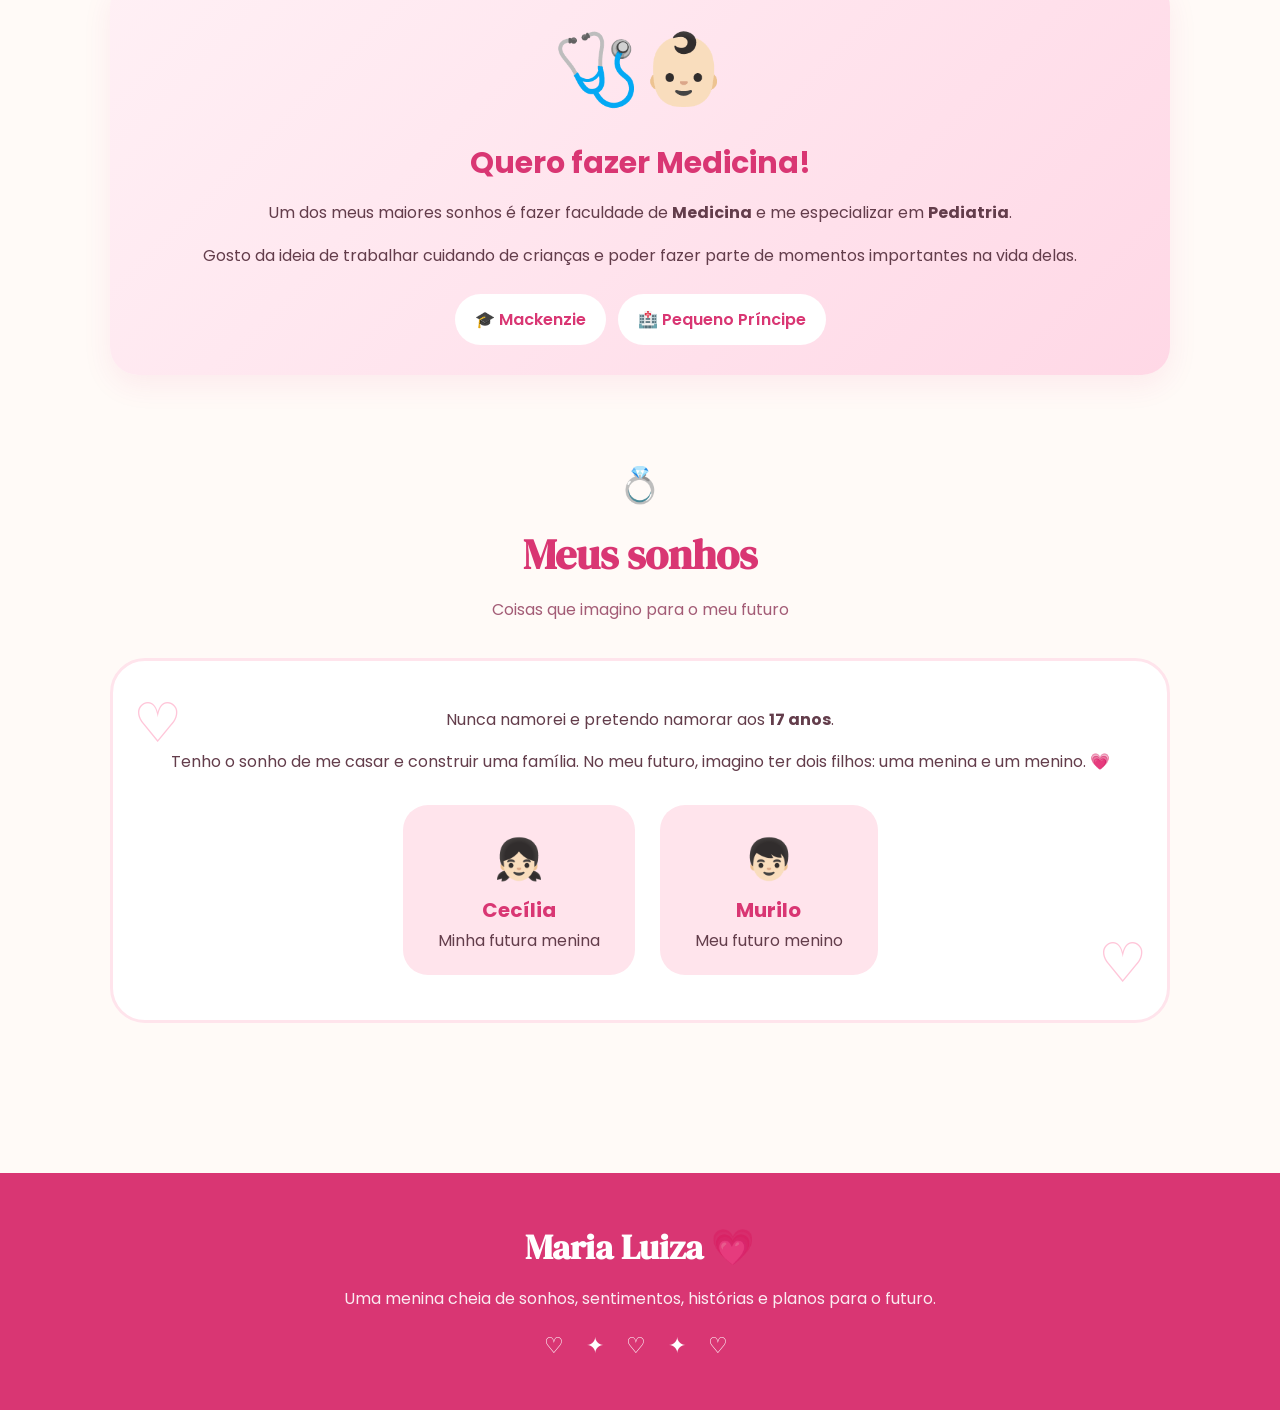
<file: alunos/maria-luiza-ferreira.html>
<!DOCTYPE html>
<html lang="pt-BR">
<head>
    <meta charset="UTF-8">
    <meta name="viewport" content="width=device-width, initial-scale=1.0">

    <title>Maria Luiza 💗</title>

    <style>
        @import url('https://fonts.googleapis.com/css2?family=DM+Serif+Display&family=Poppins:wght@300;400;500;600;700&display=swap');

        * {
            margin: 0;
            padding: 0;
            box-sizing: border-box;
        }

        :root {
            --creme: #fffaf7;
            --rosa-claro: #ffe4ec;
            --rosa-bebe: #ffc6d9;
            --rosa: #f78fb3;
            --rosa-forte: #ed5f91;
            --pink: #d93673;
            --vinho: #8f3157;
            --texto: #633d4b;
            --branco: #ffffff;
        }

        body {
            background-color: var(--creme);
            color: var(--texto);
            font-family: 'Poppins', sans-serif;
            line-height: 1.7;
        }

        /* ---------------- HEADER ---------------- */

        header {
            min-height: 90vh;
            display: flex;
            align-items: center;
            justify-content: center;
            text-align: center;
            padding: 50px 20px;
            position: relative;
            overflow: hidden;

            background:
                radial-gradient(circle at 10% 20%, #ffd4e2 0 8%, transparent 9%),
                radial-gradient(circle at 90% 15%, #f7b4cc 0 7%, transparent 8%),
                radial-gradient(circle at 85% 85%, #ffdce8 0 10%, transparent 11%),
                linear-gradient(135deg, #fffaf7, #ffeaf1);
        }

        header::before {
            content: "♡";
            position: absolute;
            font-size: 180px;
            color: rgba(237, 95, 145, 0.08);
            left: -20px;
            top: 30px;
            transform: rotate(-15deg);
        }

        header::after {
            content: "✦";
            position: absolute;
            font-size: 120px;
            color: rgba(217, 54, 115, 0.10);
            right: 30px;
            bottom: 20px;
        }

        .hero {
            max-width: 850px;
            position: relative;
            z-index: 2;
        }

        .mini-text {
            color: var(--rosa-forte);
            font-weight: 600;
            letter-spacing: 2px;
            text-transform: uppercase;
            font-size: 14px;
            margin-bottom: 15px;
        }

        .hero h1 {
            font-family: 'DM Serif Display', serif;
            color: var(--pink);
            font-size: clamp(3rem, 8vw, 6rem);
            line-height: 1.1;
            margin-bottom: 20px;
        }

        .hero h1 span {
            color: var(--rosa);
        }

        .hero p {
            font-size: 18px;
            max-width: 650px;
            margin: auto;
        }

        .decoracao {
            font-size: 28px;
            margin-top: 25px;
            color: var(--rosa-forte);
            letter-spacing: 12px;
        }

        /* ---------------- CONTEÚDO ---------------- */

        main {
            max-width: 1100px;
            margin: auto;
            padding: 70px 20px;
        }

        section {
            margin-bottom: 80px;
        }

        .titulo-secao {
            text-align: center;
            margin-bottom: 35px;
        }

        .titulo-secao .emoji {
            font-size: 35px;
        }

        .titulo-secao h2 {
            font-family: 'DM Serif Display', serif;
            font-size: 42px;
            color: var(--pink);
            margin-top: 5px;
        }

        .titulo-secao p {
            color: #a35c76;
            margin-top: 5px;
        }

        /* ---------------- CARDS ---------------- */

        .card {
            background: var(--branco);
            border: 2px solid var(--rosa-claro);
            border-radius: 28px;
            padding: 30px;
            box-shadow: 0 10px 30px rgba(217, 54, 115, 0.08);
        }

        .card p {
            margin-bottom: 15px;
        }

        .card p:last-child {
            margin-bottom: 0;
        }

        .destaque {
            background: linear-gradient(135deg, #fff, #ffe8f0);
            border-left: 7px solid var(--rosa-forte);
        }

        .destaque strong {
            color: var(--pink);
        }

        /* ---------------- SOBRE MIM ---------------- */

        .sobre-grid {
            display: grid;
            grid-template-columns: 1fr 1fr;
            gap: 25px;
        }

        .personalidade {
            background: var(--rosa-claro);
            border: none;
        }

        .personalidade h3 {
            color: var(--pink);
            margin-bottom: 12px;
            font-size: 22px;
        }

        /* ---------------- FAMÍLIA ---------------- */

        .familia-grid {
            display: grid;
            grid-template-columns: repeat(3, 1fr);
            gap: 20px;
        }

        .familia-card {
            text-align: center;
            background: #fff;
            border-radius: 25px;
            padding: 30px 20px;
            border: 2px dashed var(--rosa);
        }

        .familia-card .icone {
            font-size: 42px;
            margin-bottom: 10px;
        }

        .familia-card h3 {
            color: var(--pink);
            margin-bottom: 8px;
        }

        /* ---------------- FÉ ---------------- */

        .fe {
            background: linear-gradient(135deg, #fff, #fff0f5);
            position: relative;
            overflow: hidden;
        }

        .fe::after {
            content: "♡";
            position: absolute;
            right: 30px;
            top: 10px;
            font-size: 130px;
            color: rgba(237, 95, 145, 0.08);
        }

        .fe-content {
            position: relative;
            z-index: 1;
            text-align: center;
            max-width: 750px;
            margin: auto;
        }

        .nossa-senhora {
            font-size: 65px;
            margin-bottom: 15px;
        }

        /* ---------------- ESCOLA ---------------- */

        .escolas {
            display: flex;
            flex-wrap: wrap;
            justify-content: center;
            gap: 15px;
            margin-bottom: 30px;
        }

        .escola {
            background: var(--rosa-claro);
            color: var(--pink);
            padding: 12px 22px;
            border-radius: 50px;
            font-weight: 600;
        }

        .escola.atual {
            background: var(--rosa-forte);
            color: white;
        }

        /* ---------------- MÚSICA ---------------- */

        .musica-grid {
            display: grid;
            grid-template-columns: 1fr 1fr;
            gap: 25px;
        }

        .musica {
            padding: 35px;
            border-radius: 30px;
            color: white;
            position: relative;
            overflow: hidden;
        }

        .musica::after {
            content: "♫";
            position: absolute;
            right: 25px;
            bottom: -15px;
            font-size: 100px;
            opacity: 0.15;
        }

        .justin {
            background: linear-gradient(135deg, #e76f9a, #b92e61);
        }

        .luan {
            background: linear-gradient(135deg, #f29ab8, #df527f);
        }

        .musica h3 {
            font-size: 25px;
            margin-bottom: 10px;
        }

        .musica strong {
            font-size: 18px;
        }

        /* ---------------- CURIOSIDADES ---------------- */

        .curiosidades-grid {
            display: grid;
            grid-template-columns: repeat(3, 1fr);
            gap: 18px;
        }

        .curiosidade {
            background: white;
            padding: 25px;
            border-radius: 24px;
            border: 2px solid var(--rosa-claro);
            text-align: center;
        }

        .curiosidade .emoji {
            font-size: 35px;
            display: block;
            margin-bottom: 10px;
        }

        .curiosidade h3 {
            color: var(--pink);
            font-size: 18px;
            margin-bottom: 8px;
        }

        /* ---------------- FUTURO ---------------- */

        .futuro {
            background: linear-gradient(135deg, #fff0f5, #ffd8e6);
            border: none;
        }

        .futuro-content {
            text-align: center;
        }

        .medicina {
            font-size: 70px;
            margin-bottom: 10px;
        }

        .futuro h3 {
            font-size: 30px;
            color: var(--pink);
            margin-bottom: 10px;
        }

        .faculdades {
            display: flex;
            justify-content: center;
            flex-wrap: wrap;
            gap: 12px;
            margin-top: 25px;
        }

        .faculdade {
            background: white;
            padding: 12px 20px;
            border-radius: 50px;
            color: var(--pink);
            font-weight: 600;
        }

        /* ---------------- SONHOS ---------------- */

        .sonhos {
            text-align: center;
        }

        .sonhos-box {
            background: white;
            border-radius: 35px;
            padding: 45px 30px;
            border: 3px solid var(--rosa-claro);
            position: relative;
        }

        .sonhos-box::before,
        .sonhos-box::after {
            content: "♡";
            position: absolute;
            font-size: 55px;
            color: var(--rosa-bebe);
        }

        .sonhos-box::before {
            left: 20px;
            top: 15px;
        }

        .sonhos-box::after {
            right: 20px;
            bottom: 10px;
        }

        .filhos {
            display: flex;
            justify-content: center;
            gap: 25px;
            margin-top: 30px;
            flex-wrap: wrap;
        }

        .filho {
            background: var(--rosa-claro);
            padding: 20px 35px;
            border-radius: 25px;
        }

        .filho .emoji {
            font-size: 40px;
            display: block;
        }

        .filho strong {
            color: var(--pink);
            font-size: 20px;
        }

        /* ---------------- FOOTER ---------------- */

        footer {
            background: var(--pink);
            color: white;
            text-align: center;
            padding: 45px 20px;
        }

        footer h2 {
            font-family: 'DM Serif Display', serif;
            font-size: 35px;
            margin-bottom: 8px;
        }

        footer p {
            opacity: 0.9;
        }

        .coracoes {
            font-size: 22px;
            margin-top: 15px;
            letter-spacing: 8px;
        }

        /* ---------------- RESPONSIVIDADE ---------------- */

        @media (max-width: 800px) {
            .sobre-grid,
            .musica-grid {
                grid-template-columns: 1fr;
            }

            .familia-grid {
                grid-template-columns: 1fr;
            }

            .curiosidades-grid {
                grid-template-columns: 1fr 1fr;
            }

            .hero h1 {
                font-size: 3.5rem;
            }
        }

        @media (max-width: 550px) {
            .curiosidades-grid {
                grid-template-columns: 1fr;
            }

            .titulo-secao h2 {
                font-size: 34px;
            }

            main {
                padding: 50px 15px;
            }

            .card,
            .sonhos-box {
                padding: 25px;
            }
        }
    </style>
</head>

<body>

    <!-- =========================
         CABEÇALHO
    ========================== -->

    <header>
        <div class="hero">

            <div class="mini-text">♡ um pouquinho sobre mim ♡</div>

            <h1>
                Oi, eu sou a<br>
                <span>Maria Luiza!</span> 💗
            </h1>

            <p>
                Uma menina sensível, sonhadora, apaixonada por música,
                pela minha família, por Medicina e por tudo aquilo que
                faz parte da minha história.
            </p>

            <div class="decoracao">
                ♡ ✦ ♡ ✦ ♡
            </div>

        </div>
    </header>


    <main>

        <!-- =========================
             SOBRE MIM
        ========================== -->

        <section>

            <div class="titulo-secao">
                <div class="emoji">🌷</div>
                <h2>Sobre mim</h2>
                <p>Conhecendo um pouquinho da Maria Luiza</p>
            </div>

            <div class="sobre-grid">

                <div class="card">
                    <p>
                        Meu nome é <strong>Maria Luiza Alves Ferreira</strong>,
                        tenho 15 anos e faço aniversário no dia
                        <strong>12 de junho de 2011</strong>.
                    </p>

                    <p>
                        Eu vim antes da data prevista! Minha previsão de
                        nascimento era para o dia <strong>7 de julho de 2011</strong>,
                        mas resolvi chegar um pouquinho antes.
                    </p>
                </div>

                <div class="card personalidade">
                    <h3>💗 Minha personalidade</h3>

                    <p>
                        Às vezes sou bem grossa com as pessoas, principalmente
                        quando são mal-educadas comigo.
                    </p>

                    <p>
                        Mas, apesar disso, sou <strong>MUITO sensível</strong>.
                        Choro bastante, até por motivos que às vezes parecem
                        bobos para outras pessoas.
                    </p>
                </div>

            </div>

        </section>


        <!-- =========================
             FAMÍLIA
        ========================== -->

        <section>

            <div class="titulo-secao">
                <div class="emoji">🏡</div>
                <h2>Minha família</h2>
                <p>De onde vem um pouquinho de mim</p>
            </div>

            <div class="familia-grid">

                <div class="familia-card">
                    <div class="icone">🌷</div>
                    <h3>Por parte de mãe</h3>
                    <p>
                        Minha família materna é catarinense
                        e curitibana.
                    </p>
                </div>

                <div class="familia-card">
                    <div class="icone">⛰️</div>
                    <h3>Por parte de pai</h3>
                    <p>
                        A família do meu pai é toda mineira.
                        E, particularmente, eu gosto mais de ir para MG. 💗
                    </p>
                </div>

                <div class="familia-card">
                    <div class="icone">👨‍👩‍👧</div>
                    <h3>Filha única</h3>
                    <p>
                        Sou filha única. Por parte de pai, sou a única
                        neta da família.
                    </p>
                </div>

            </div>

            <div class="card destaque" style="margin-top: 20px;">
                <p>
                    Por parte da minha mãe, tenho um primo de
                    <strong>13 anos</strong>. 💕
                </p>
            </div>

        </section>


        <!-- =========================
             FÉ
        ========================== -->

        <section>

            <div class="titulo-secao">
                <div class="emoji">🙏</div>
                <h2>Minha fé</h2>
                <p>Uma parte importante de quem eu sou</p>
            </div>

            <div class="card fe">

                <div class="fe-content">

                    <div class="nossa-senhora">🌹</div>

                    <p>
                        Sou <strong>católica, comungada e crismada</strong>.
                    </p>

                    <p>
                        Fiz catequese de atrasado durante 3 anos,
                        e minha fé faz parte da minha história.
                    </p>

                    <p style="margin-top: 20px;">
                        <strong>“Que Nossa Senhora sempre cuide dos meus caminhos.” 🤍</strong>
                    </p>

                </div>

            </div>

        </section>


        <!-- =========================
             ESCOLA
        ========================== -->

        <section>

            <div class="titulo-secao">
                <div class="emoji">🎓</div>
                <h2>Minha vida escolar</h2>
                <p>Onde eu passei e onde estou agora</p>
            </div>

            <div class="card">

                <div class="escolas">

                    <div class="escola">
                        🏫 Colégio Keluc
                    </div>

                    <div class="escola">
                        📚 Anchieta
                    </div>

                    <div class="escola atual">
                        💗 Sinerge
                    </div>

                </div>

                <p>
                    Minha vida toda estudei em escola particular,
                    sempre com bolsa.
                </p>

                <p>
                    Estudei no Colégio Keluc, depois no Anchieta e
                    atualmente faço meu Ensino Médio no Sinerge.
                </p>

                <p>
                    Entre todas essas escolas, eu
                    <strong>AMO estudar no Sinerge!</strong>
                    Tenho muitas amizades incríveis lá e isso tornou
                    essa fase muito especial para mim. 💕
                </p>

            </div>

        </section>


        <!-- =========================
             MÚSICA
        ========================== -->

        <section>

            <div class="titulo-secao">
                <div class="emoji">🎧</div>
                <h2>Minha playlist</h2>
                <p>As músicas que têm um espacinho no meu coração</p>
            </div>

            <div class="musica-grid">

                <div class="musica justin">

                    <h3>🎤 Justin Bieber</h3>

                    <p>
                        Meu cantor internacional favorito.
                    </p>

                    <p>
                        Minha música favorita dele é:
                    </p>

                    <strong>“Love Yourself”</strong>

                </div>

                <div class="musica luan">

                    <h3>🎶 Luan Santana</h3>

                    <p>
                        Meu cantor nacional favorito.
                    </p>

                    <p>
                        Minha música favorita dele é:
                    </p>

                    <strong>“Ilha”</strong>

                </div>

            </div>

            <div class="card destaque" style="margin-top: 20px; text-align: center;">
                <p>
                    E, além deles, eu <strong>AMO sertanejo</strong> em geral! 🤍🎶
                </p>
            </div>

        </section>


        <!-- =========================
             CURIOSIDADES
        ========================== -->

        <section>

            <div class="titulo-secao">
                <div class="emoji">🎀</div>
                <h2>Curiosidades sobre mim</h2>
                <p>Algumas coisas que fazem parte da minha história</p>
            </div>

            <div class="curiosidades-grid">

                <div class="curiosidade">
                    <span class="emoji">🦋</span>
                    <h3>Insetos</h3>
                    <p>
                        Tenho alergia a picadas de insetos.
                    </p>
                </div>

                <div class="curiosidade">
                    <span class="emoji">🥩</span>
                    <h3>Carne de porco</h3>
                    <p>
                        Também tenho alergia a carne de porco.
                    </p>
                </div>

                <div class="curiosidade">
                    <span class="emoji">🍫</span>
                    <h3>Cacau</h3>
                    <p>
                        Cacau também está na lista.
                    </p>
                </div>

                <div class="curiosidade">
                    <span class="emoji">💎</span>
                    <h3>Bijuterias</h3>
                    <p>
                        Tenho alergia a brincos, colares e bijuterias.
                    </p>
                </div>

                <div class="curiosidade">
                    <span class="emoji">💦</span>
                    <h3>Suor</h3>
                    <p>
                        Até mesmo meu suor pode causar alergia.
                    </p>
                </div>

                <div class="curiosidade">
                    <span class="emoji">💗</span>
                    <h3>Sensível</h3>
                    <p>
                        Sou uma pessoa muito sensível e emotiva.
                    </p>
                </div>

            </div>

        </section>


        <!-- =========================
             FUTURO / MEDICINA
        ========================== -->

        <section>

            <div class="titulo-secao">
                <div class="emoji">🩺</div>
                <h2>Meu futuro</h2>
                <p>Um sonho que quero transformar em realidade</p>
            </div>

            <div class="card futuro">

                <div class="futuro-content">

                    <div class="medicina">🩺👶🏻</div>

                    <h3>Quero fazer Medicina!</h3>

                    <p>
                        Um dos meus maiores sonhos é fazer faculdade de
                        <strong>Medicina</strong> e me especializar em
                        <strong>Pediatria</strong>.
                    </p>

                    <p>
                        Gosto da ideia de trabalhar cuidando de crianças
                        e poder fazer parte de momentos importantes
                        na vida delas.
                    </p>

                    <div class="faculdades">

                        <div class="faculdade">
                            🎓 Mackenzie
                        </div>

                        <div class="faculdade">
                            🏥 Pequeno Príncipe
                        </div>

                    </div>

                </div>

            </div>

        </section>


        <!-- =========================
             SONHOS
        ========================== -->

        <section class="sonhos">

            <div class="titulo-secao">
                <div class="emoji">💍</div>
                <h2>Meus sonhos</h2>
                <p>Coisas que imagino para o meu futuro</p>
            </div>

            <div class="sonhos-box">

                <p>
                    Nunca namorei e pretendo namorar aos
                    <strong>17 anos</strong>.
                </p>

                <p style="margin-top: 15px;">
                    Tenho o sonho de me casar e construir uma família.
                    No meu futuro, imagino ter dois filhos:
                    uma menina e um menino. 💗
                </p>

                <div class="filhos">

                    <div class="filho">
                        <span class="emoji">👧🏻</span>
                        <strong>Cecília</strong>
                        <p>Minha futura menina</p>
                    </div>

                    <div class="filho">
                        <span class="emoji">👦🏻</span>
                        <strong>Murilo</strong>
                        <p>Meu futuro menino</p>
                    </div>

                </div>

            </div>

        </section>

    </main>


    <!-- =========================
         RODAPÉ
    ========================== -->

    <footer>

        <h2>Maria Luiza 💗</h2>

        <p>
            Uma menina cheia de sonhos, sentimentos,
            histórias e planos para o futuro.
        </p>

        <div class="coracoes">
            ♡ ✦ ♡ ✦ ♡
        </div>

    </footer>

</body>
</html>
</file>
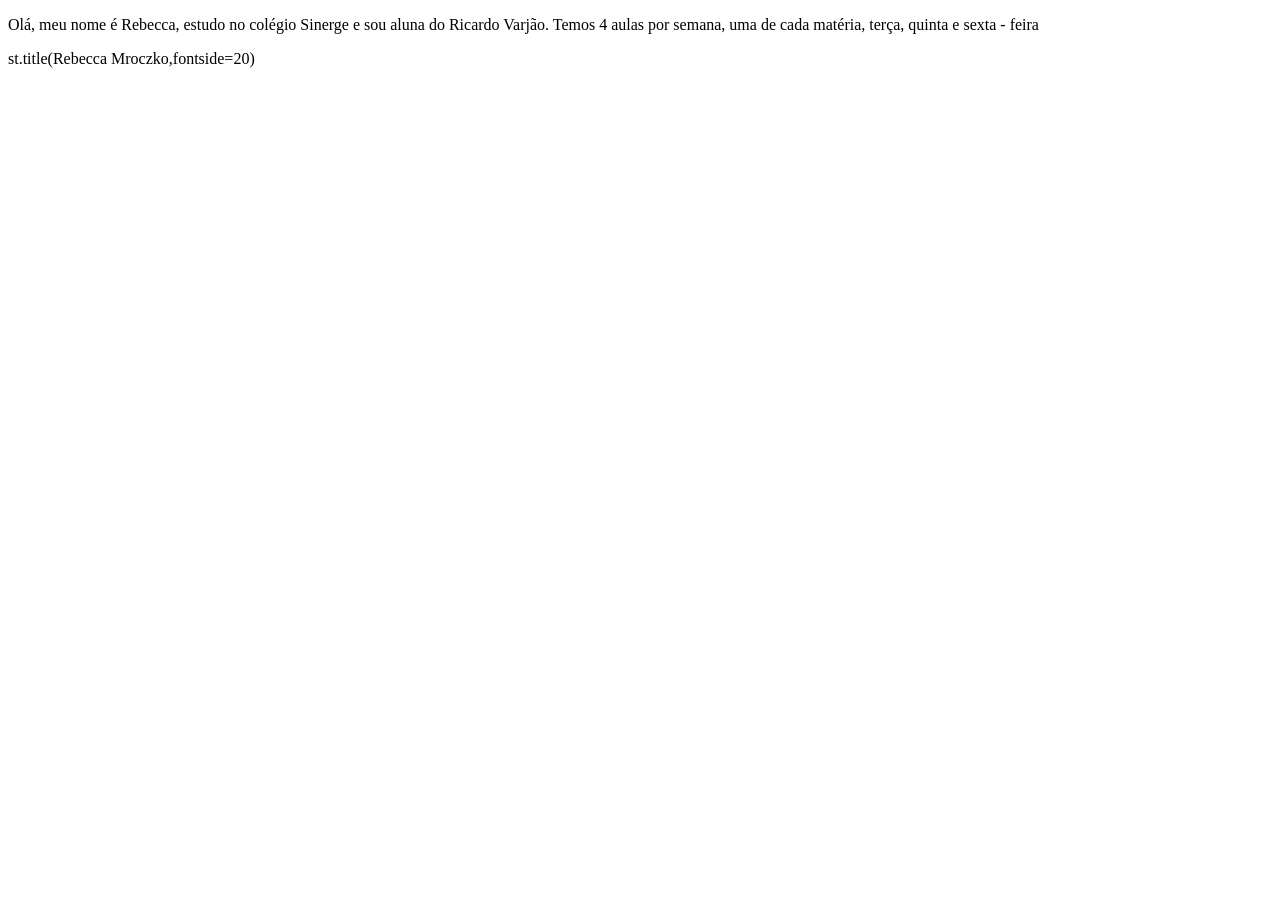
<file: alunos/rebecca-mroczko.html>
<!DOCTYPE html>
<html lang="en">

<head>
    <meta charset="UTF-8">
    <meta name="viewport" content="width=device-width, initial-scale=1.0">
    <title>Document</title>
</head>

<body>
    <p>
        Olá, meu nome é Rebecca, estudo no colégio Sinerge e sou aluna do Ricardo Varjão.
        Temos 4 aulas por semana, uma de cada matéria, terça, quinta e sexta - feira

    </p>
</body>

st.title(Rebecca Mroczko,fontside=20)

</html>
</file>
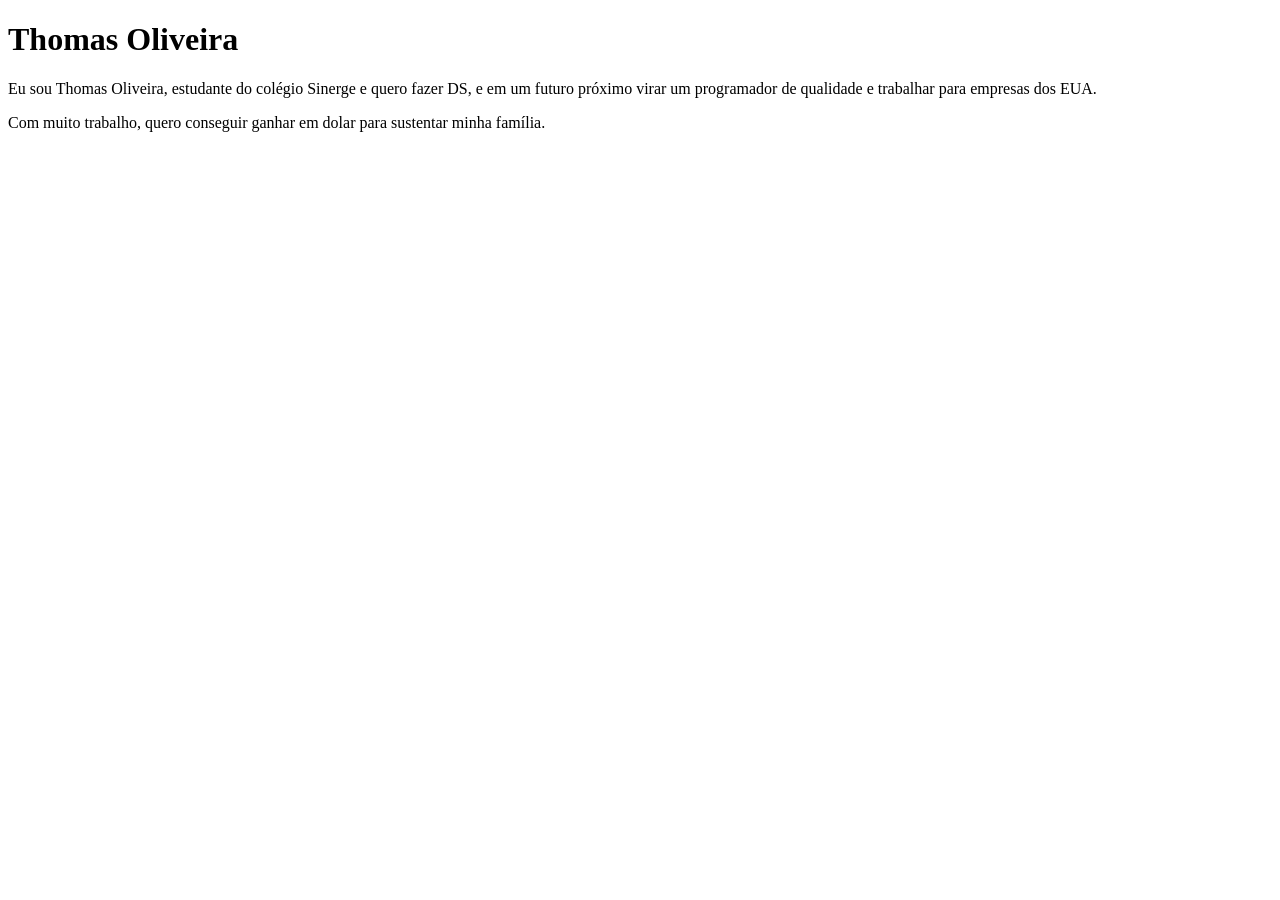
<file: alunos/thomas-menezes.html>
<!DOCTYPE html>
<html lang="en">
<head>
    <meta charset="UTF-8">
    <meta name="viewport" content="width=device-width, initial-scale=1.0">
    <title>Document</title>
</head>
<body><h1>Thomas Oliveira</h1>
    <p> Eu sou Thomas Oliveira, estudante do colégio Sinerge e quero fazer DS, e em um futuro próximo virar um programador de qualidade e trabalhar para empresas dos EUA. </p>
    <p>Com muito trabalho, quero conseguir ganhar em dolar para sustentar minha família.</p>
    
</body>
</html>
</file>
<file: style.css>
/* ==========================================================
   Estilo do Site da Turma
   Arquivo simples de propósito: fácil de ler e de modificar.
   ========================================================== */

* {
  box-sizing: border-box;
}

body {
  margin: 0;
  font-family: "Segoe UI", Arial, Helvetica, sans-serif;
  background-color: #f4f6f8;
  color: #222;
  line-height: 1.5;
}

header {
  background-color: #2c3e50;
  color: #fff;
  padding: 2.5rem 1rem;
  text-align: center;
}

.logo-sinerge {
  height: 60px;
  margin-bottom: 1rem;
}

header h1 {
  margin: 0 0 0.5rem 0;
  font-size: 2rem;
}

header p {
  margin: 0;
  color: #d0d7de;
  font-size: 1rem;
}

main {
  max-width: 960px;
  margin: 0 auto;
  padding: 2rem 1rem;
}

/* Grade de cards dos alunos */
.grade-alunos {
  display: grid;
  grid-template-columns: repeat(auto-fill, minmax(220px, 1fr));
  gap: 1rem;
  list-style: none;
  padding: 0;
  margin: 1.5rem 0;
}

.card-aluno {
  background-color: #fff;
  border: 1px solid #e0e0e0;
  border-radius: 8px;
  padding: 1.25rem;
  text-align: center;
  transition: transform 0.15s ease, box-shadow 0.15s ease;
}

.card-aluno:hover {
  transform: translateY(-3px);
  box-shadow: 0 4px 10px rgba(0, 0, 0, 0.08);
}

.card-aluno a {
  display: block;
  color: #2c3e50;
  text-decoration: none;
  font-weight: 600;
  font-size: 1.05rem;
}

.card-aluno a:hover {
  color: #2980b9;
  text-decoration: underline;
}

.aviso {
  background-color: #fff8e1;
  border-left: 4px solid #f1c40f;
  padding: 0.75rem 1rem;
  margin: 1.5rem 0;
  font-size: 0.95rem;
}

footer {
  text-align: center;
  padding: 1.5rem 1rem;
  color: #777;
  font-size: 0.85rem;
}

/* Estilos simples que os alunos podem reaproveitar na página individual */
.pagina-aluno {
  max-width: 640px;
  margin: 0 auto;
  padding: 2rem 1rem;
}

.pagina-aluno img {
  max-width: 100%;
  border-radius: 8px;
  margin: 1rem 0;
}

.voltar {
  display: inline-block;
  margin-top: 1.5rem;
  color: #2980b9;
}

/* Página de instruções */
.pagina-instrucoes {
  max-width: 760px;
  margin: 0 auto;
  padding: 2rem 1rem;
}

.pagina-instrucoes h2 {
  margin-top: 2rem;
  color: #2c3e50;
}

.pagina-instrucoes h3 {
  margin-top: 1.5rem;
  color: #2c3e50;
}

.pagina-instrucoes pre {
  background-color: #2c3e50;
  color: #f4f6f8;
  padding: 1rem;
  border-radius: 6px;
  overflow-x: auto;
  font-size: 0.9rem;
}

.pagina-instrucoes code {
  font-family: "Consolas", "Courier New", monospace;
}

.pagina-instrucoes p code,
.pagina-instrucoes li code {
  background-color: #eceff1;
  padding: 0.1rem 0.35rem;
  border-radius: 4px;
  color: #c0392b;
}

.pagina-instrucoes .checklist {
  list-style: none;
  padding: 0;
}

.pagina-instrucoes .checklist li {
  margin: 0.4rem 0;
}

.pagina-instrucoes hr {
  border: none;
  border-top: 1px solid #e0e0e0;
  margin: 2rem 0;
}
</file>
<file: alunos/style.css>
* {
    margin: 0;
    padding: 0;
    box-sizing: border-box;
}

html {
    scroll-behavior: smooth;
}

body {
    font-family: "Poppins", Arial, sans-serif;
    background: #fffafb;
    color: #594b51;
    line-height: 1.7;
}


/* =========================
   CABEÇALHO
========================= */

header {
    background: #fceff4;
    padding: 45px 20px 55px;
    text-align: center;
    border-bottom: 1px solid #f1d9e2;
}

header h1 {
    font-family: Georgia, serif;
    color: #8f5369;
    font-size: 40px;
    margin-bottom: 10px;
}

header h1::after {
    content: " ♡";
    color: #c77b96;
}

header p {
    color: #7b6870;
    font-size: 15px;
}


/* =========================
   CONTEÚDO
========================= */

main {
    max-width: 900px;
    margin: 40px auto;
    padding: 0 25px;
}

section {
    background: #ffffff;
    padding: 30px;
    margin-bottom: 25px;

    border: 1px solid #f1dfe5;
    border-radius: 15px;

    box-shadow: 0 4px 15px rgba(170, 110, 130, 0.06);
}

h2 {
    font-family: Georgia, serif;
    color: #9b5c72;
    margin-bottom: 15px;
}


/* =========================
   FOTO
========================= */

.sobre-mim {
    text-align: center;
}

.sobre-mim img {
    width: 180px;
    height: 180px;

    object-fit: cover;

    border-radius: 50%;

    border: 5px solid #f4d6e0;

    margin: 10px 0 20px;

    box-shadow: 0 5px 18px rgba(160, 100, 120, 0.15);
}


/* =========================
   CARDS
========================= */

.cards {
    display: grid;
    grid-template-columns: repeat(2, 1fr);
    gap: 18px;
}

.card {
    background: #fff7fa;

    padding: 22px;

    border-radius: 12px;

    border: 1px solid #f3dce5;

    transition: 0.3s;
}

.card:hover {
    transform: translateY(-4px);
    background: #fdf0f5;
}

.card h3 {
    color: #a55f78;
    margin-bottom: 8px;
}


/* =========================
   INTERESSES
========================= */

ul {
    list-style: none;
}

li {
    background: #fff5f8;

    padding: 10px 15px;

    margin: 8px 0;

    border-radius: 8px;

    border-left: 3px solid #d894aa;
}


/* =========================
   OBJETIVOS
========================= */

#objetivos {
    background: #fdf3f7;
}


/* =========================
   FRASE
========================= */

.frase {
    text-align: center;

    background: #fff7fa;

    border: none;
}

.frase p {
    font-family: Georgia, serif;

    font-size: 21px;

    font-style: italic;

    color: #95566d;
}


/* =========================
   PEQUENOS DETALHES
========================= */

section h2::first-letter {
    color: #c87895;
}

section::before {
    content: "♡";
    display: block;

    color: #dda0b5;

    text-align: right;

    font-size: 18px;

    margin-bottom: -15px;
}


/* =========================
   RODAPÉ
========================= */

footer {
    background: #604b54;

    color: #fceff4;

    text-align: center;

    padding: 25px;

    margin-top: 40px;
}

footer p {
    margin: 5px;
    font-size: 13px;
}


/* =========================
   CELULAR
========================= */

@media (max-width: 600px) {

    header h1 {
        font-size: 30px;
    }

    .cards {
        grid-template-columns: 1fr;
    }

    section {
        padding: 22px;
    }
}
</file>
